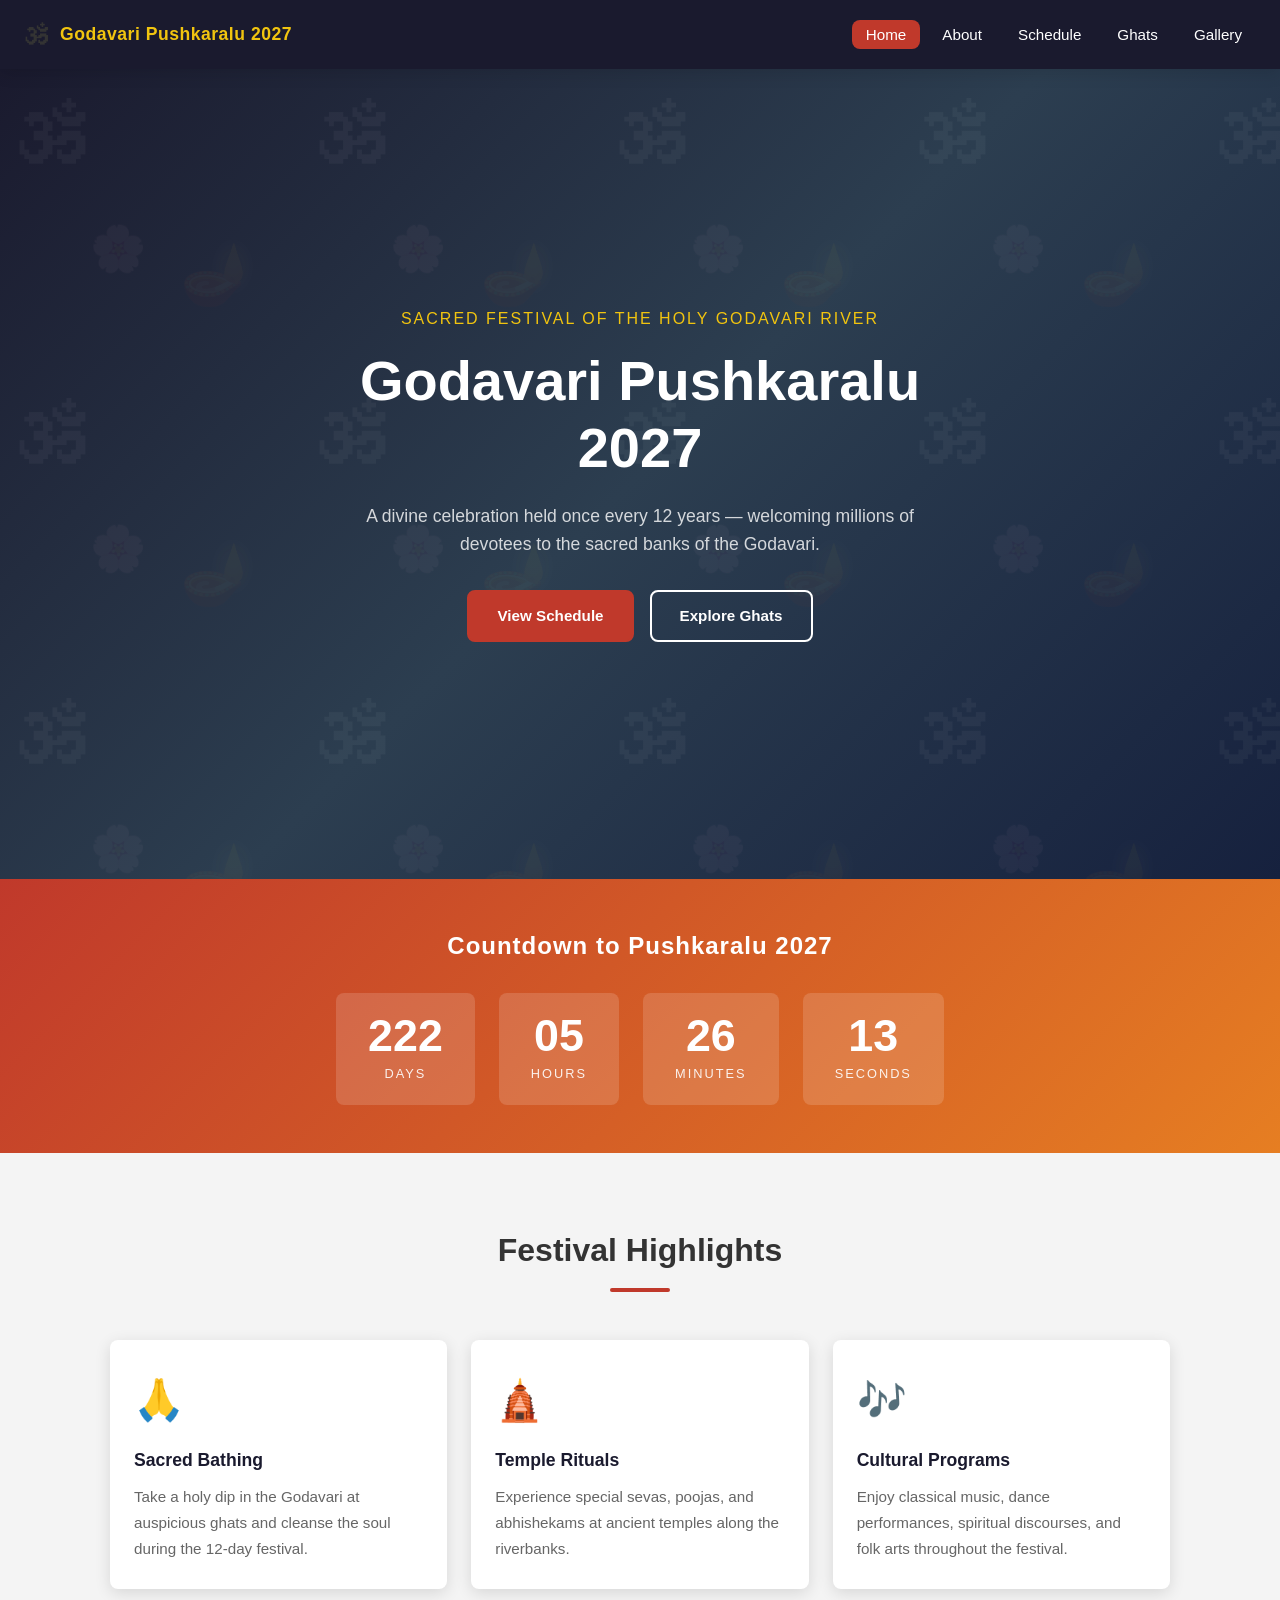
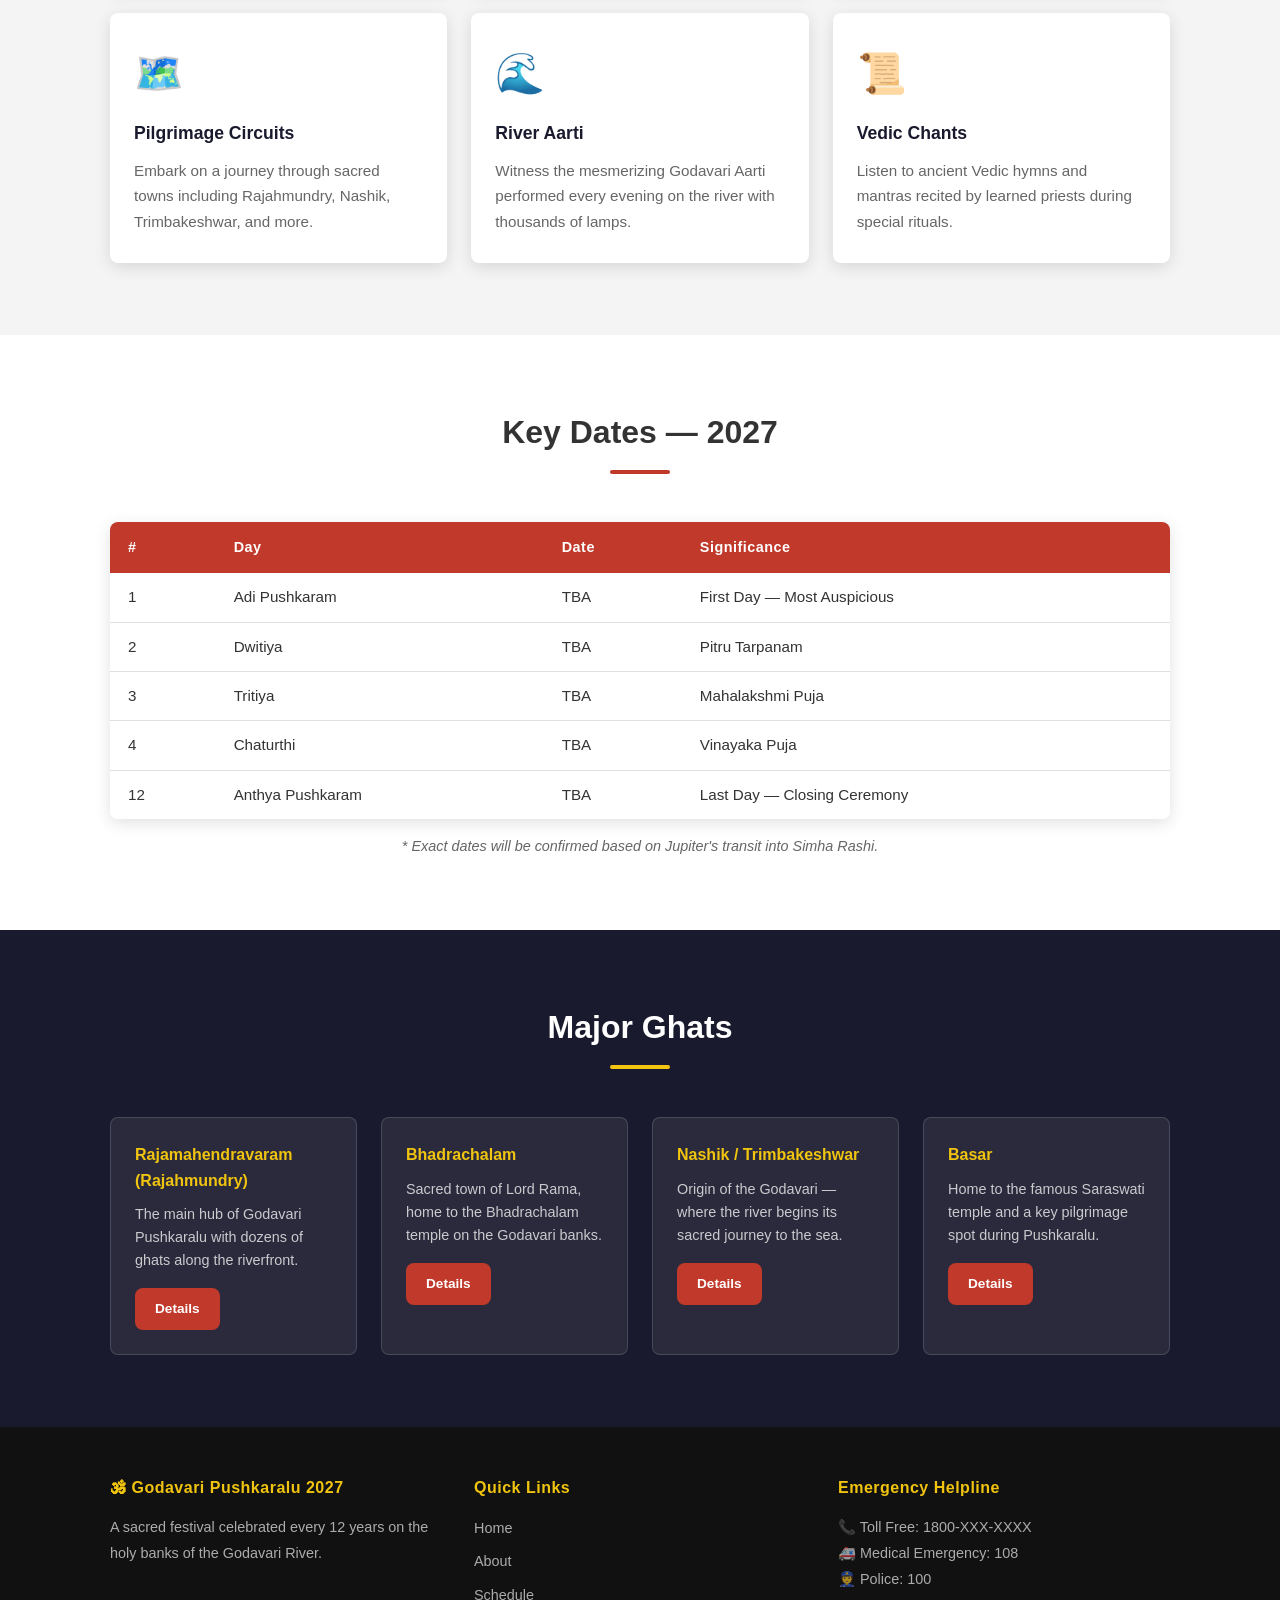
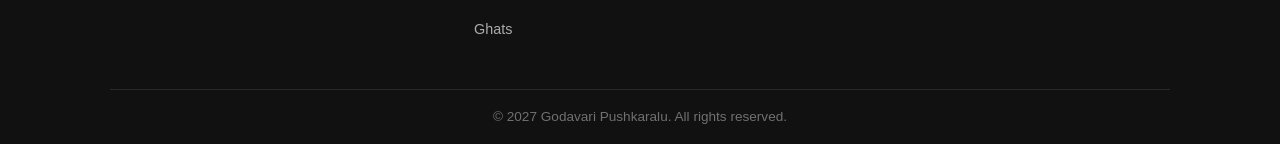
<file: index.html>
<!DOCTYPE html>
<html lang="en">
<head>
  <meta charset="UTF-8" />
  <meta name="viewport" content="width=device-width, initial-scale=1.0" />
  <title>Godavari Pushkaralu 2027</title>
  <link rel="stylesheet" href="css/style.css" />
</head>
<body>

  <!-- Navigation -->
  <nav class="navbar">
    <div class="nav-brand">
      <span class="nav-logo">🕉</span>
      <span class="nav-title">Godavari Pushkaralu 2027</span>
    </div>
    <button class="nav-toggle" id="navToggle" aria-label="Toggle navigation">&#9776;</button>
    <ul class="nav-links" id="navLinks">
      <li><a href="index.html" class="active">Home</a></li>
      <li><a href="pages/about.html">About</a></li>
      <li><a href="pages/schedule.html">Schedule</a></li>
      <li><a href="pages/ghats.html">Ghats</a></li>
      <li><a href="pages/gallery.html">Gallery</a></li>
    </ul>
  </nav>

  <!-- Hero Section -->
  <header class="hero">
    <div class="hero-overlay"></div>
    <div class="hero-content">
      <p class="hero-subtitle">Sacred Festival of the Holy Godavari River</p>
      <h1 class="hero-title">Godavari Pushkaralu 2027</h1>
      <p class="hero-desc">
        A divine celebration held once every 12 years — welcoming millions of devotees
        to the sacred banks of the Godavari.
      </p>
      <div class="hero-buttons">
        <a href="pages/schedule.html" class="btn btn-primary">View Schedule</a>
        <a href="pages/ghats.html" class="btn btn-secondary">Explore Ghats</a>
      </div>
    </div>
  </header>

  <!-- Countdown Section -->
  <section class="countdown-section">
    <h2>Countdown to Pushkaralu 2027</h2>
    <div class="countdown" id="countdown">
      <div class="countdown-item"><span id="days">--</span><label>Days</label></div>
      <div class="countdown-item"><span id="hours">--</span><label>Hours</label></div>
      <div class="countdown-item"><span id="minutes">--</span><label>Minutes</label></div>
      <div class="countdown-item"><span id="seconds">--</span><label>Seconds</label></div>
    </div>
  </section>

  <!-- Info Cards -->
  <section class="info-section">
    <div class="container">
      <h2 class="section-title">Festival Highlights</h2>
      <div class="cards-grid">
        <div class="card">
          <div class="card-icon">🙏</div>
          <h3>Sacred Bathing</h3>
          <p>Take a holy dip in the Godavari at auspicious ghats and cleanse the soul during the 12-day festival.</p>
        </div>
        <div class="card">
          <div class="card-icon">🛕</div>
          <h3>Temple Rituals</h3>
          <p>Experience special sevas, poojas, and abhishekams at ancient temples along the riverbanks.</p>
        </div>
        <div class="card">
          <div class="card-icon">🎶</div>
          <h3>Cultural Programs</h3>
          <p>Enjoy classical music, dance performances, spiritual discourses, and folk arts throughout the festival.</p>
        </div>
        <div class="card">
          <div class="card-icon">🗺️</div>
          <h3>Pilgrimage Circuits</h3>
          <p>Embark on a journey through sacred towns including Rajahmundry, Nashik, Trimbakeshwar, and more.</p>
        </div>
        <div class="card">
          <div class="card-icon">🌊</div>
          <h3>River Aarti</h3>
          <p>Witness the mesmerizing Godavari Aarti performed every evening on the river with thousands of lamps.</p>
        </div>
        <div class="card">
          <div class="card-icon">📜</div>
          <h3>Vedic Chants</h3>
          <p>Listen to ancient Vedic hymns and mantras recited by learned priests during special rituals.</p>
        </div>
      </div>
    </div>
  </section>

  <!-- Key Dates Section -->
  <section class="dates-section">
    <div class="container">
      <h2 class="section-title">Key Dates — 2027</h2>
      <div class="dates-table-wrapper">
        <table class="dates-table">
          <thead>
            <tr>
              <th>#</th>
              <th>Day</th>
              <th>Date</th>
              <th>Significance</th>
            </tr>
          </thead>
          <tbody>
            <tr>
              <td>1</td>
              <td>Adi Pushkaram</td>
              <td>TBA</td>
              <td>First Day — Most Auspicious</td>
            </tr>
            <tr>
              <td>2</td>
              <td>Dwitiya</td>
              <td>TBA</td>
              <td>Pitru Tarpanam</td>
            </tr>
            <tr>
              <td>3</td>
              <td>Tritiya</td>
              <td>TBA</td>
              <td>Mahalakshmi Puja</td>
            </tr>
            <tr>
              <td>4</td>
              <td>Chaturthi</td>
              <td>TBA</td>
              <td>Vinayaka Puja</td>
            </tr>
            <tr>
              <td>12</td>
              <td>Anthya Pushkaram</td>
              <td>TBA</td>
              <td>Last Day — Closing Ceremony</td>
            </tr>
          </tbody>
        </table>
      </div>
      <p class="dates-note">* Exact dates will be confirmed based on Jupiter's transit into Simha Rashi.</p>
    </div>
  </section>

  <!-- Ghats Preview -->
  <section class="ghats-preview">
    <div class="container">
      <h2 class="section-title">Major Ghats</h2>
      <div class="ghats-grid">
        <div class="ghat-card">
          <h3>Rajamahendravaram (Rajahmundry)</h3>
          <p>The main hub of Godavari Pushkaralu with dozens of ghats along the riverfront.</p>
          <a href="pages/ghats.html" class="btn btn-sm">Details</a>
        </div>
        <div class="ghat-card">
          <h3>Bhadrachalam</h3>
          <p>Sacred town of Lord Rama, home to the Bhadrachalam temple on the Godavari banks.</p>
          <a href="pages/ghats.html" class="btn btn-sm">Details</a>
        </div>
        <div class="ghat-card">
          <h3>Nashik / Trimbakeshwar</h3>
          <p>Origin of the Godavari — where the river begins its sacred journey to the sea.</p>
          <a href="pages/ghats.html" class="btn btn-sm">Details</a>
        </div>
        <div class="ghat-card">
          <h3>Basar</h3>
          <p>Home to the famous Saraswati temple and a key pilgrimage spot during Pushkaralu.</p>
          <a href="pages/ghats.html" class="btn btn-sm">Details</a>
        </div>
      </div>
    </div>
  </section>

  <!-- Footer -->
  <footer class="footer">
    <div class="container">
      <div class="footer-grid">
        <div class="footer-col">
          <h4>🕉 Godavari Pushkaralu 2027</h4>
          <p>A sacred festival celebrated every 12 years on the holy banks of the Godavari River.</p>
        </div>
        <div class="footer-col">
          <h4>Quick Links</h4>
          <ul>
            <li><a href="index.html">Home</a></li>
            <li><a href="pages/about.html">About</a></li>
            <li><a href="pages/schedule.html">Schedule</a></li>
            <li><a href="pages/ghats.html">Ghats</a></li>
          </ul>
        </div>
        <div class="footer-col">
          <h4>Emergency Helpline</h4>
          <p>📞 Toll Free: 1800-XXX-XXXX</p>
          <p>🚑 Medical Emergency: 108</p>
          <p>👮 Police: 100</p>
        </div>
      </div>
      <div class="footer-bottom">
        <p>&copy; 2027 Godavari Pushkaralu. All rights reserved.</p>
      </div>
    </div>
  </footer>

  <script src="js/main.js"></script>
</body>
</html>
</file>
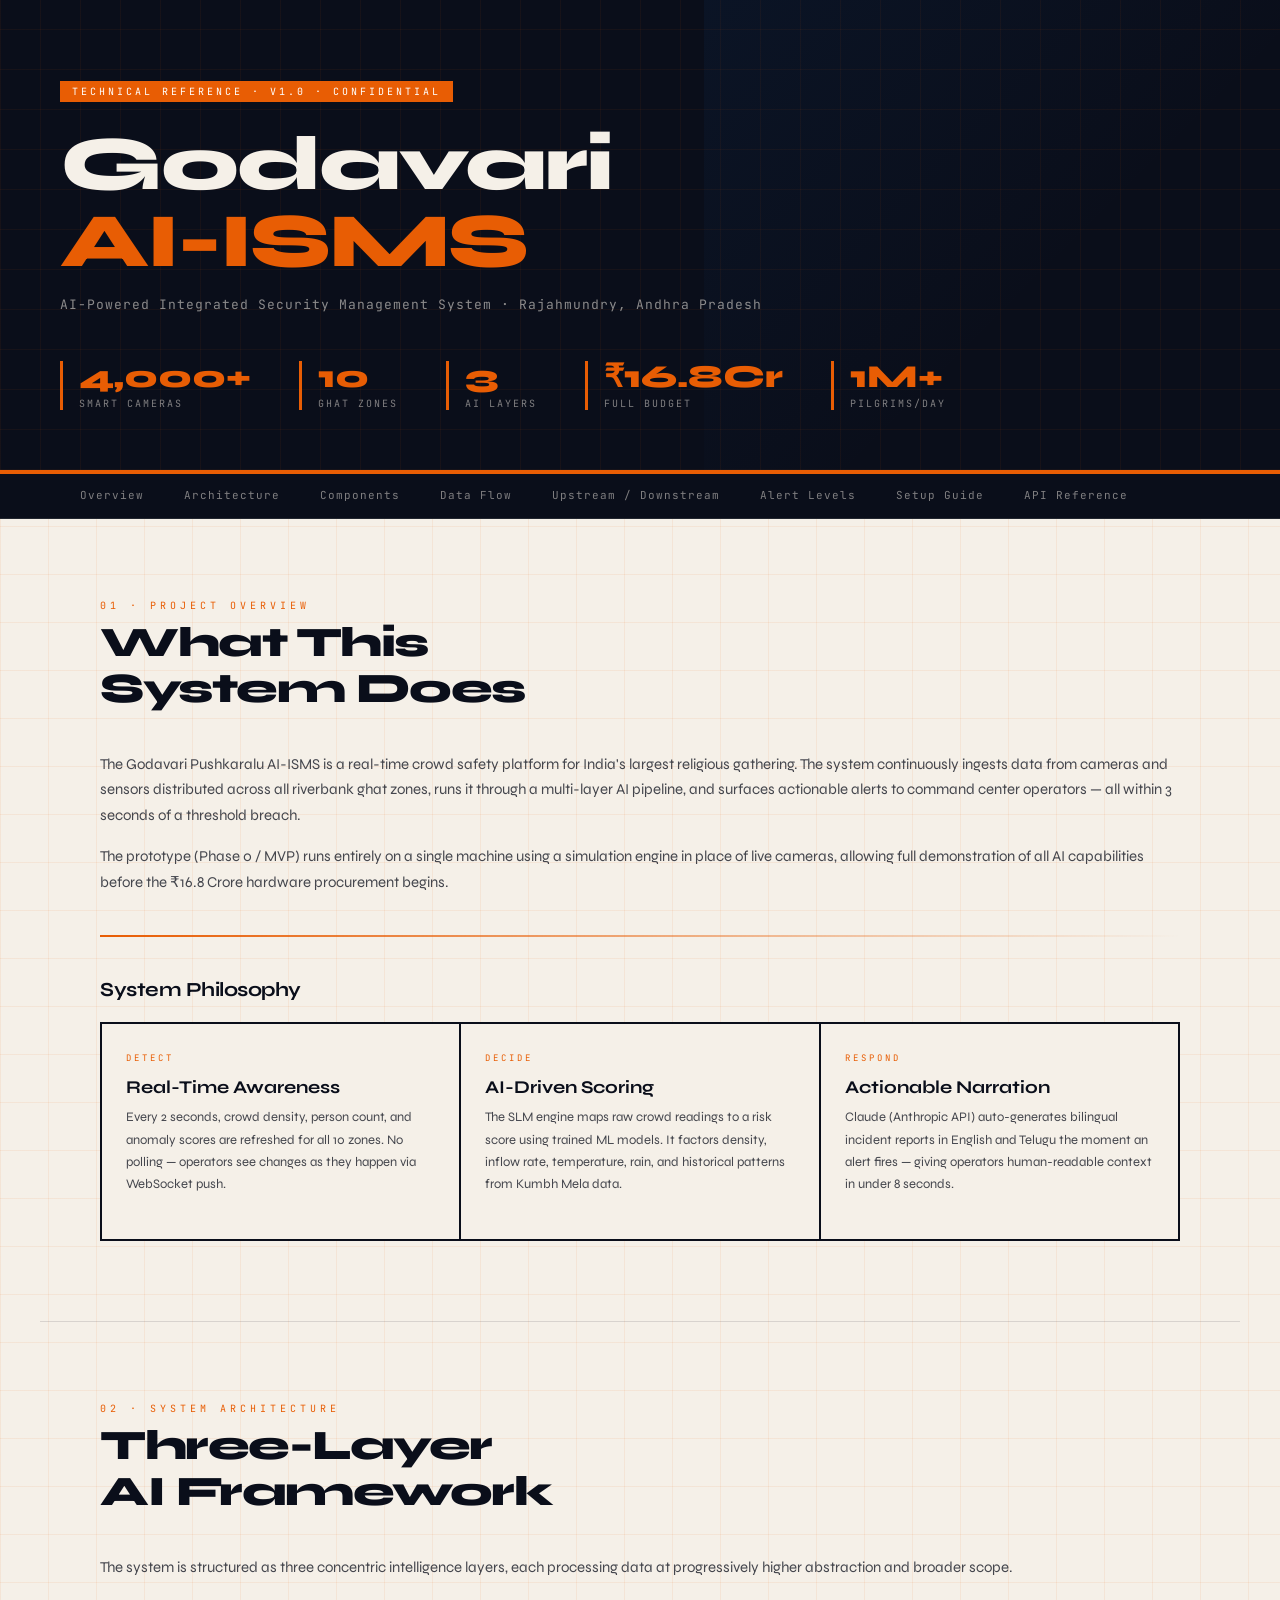
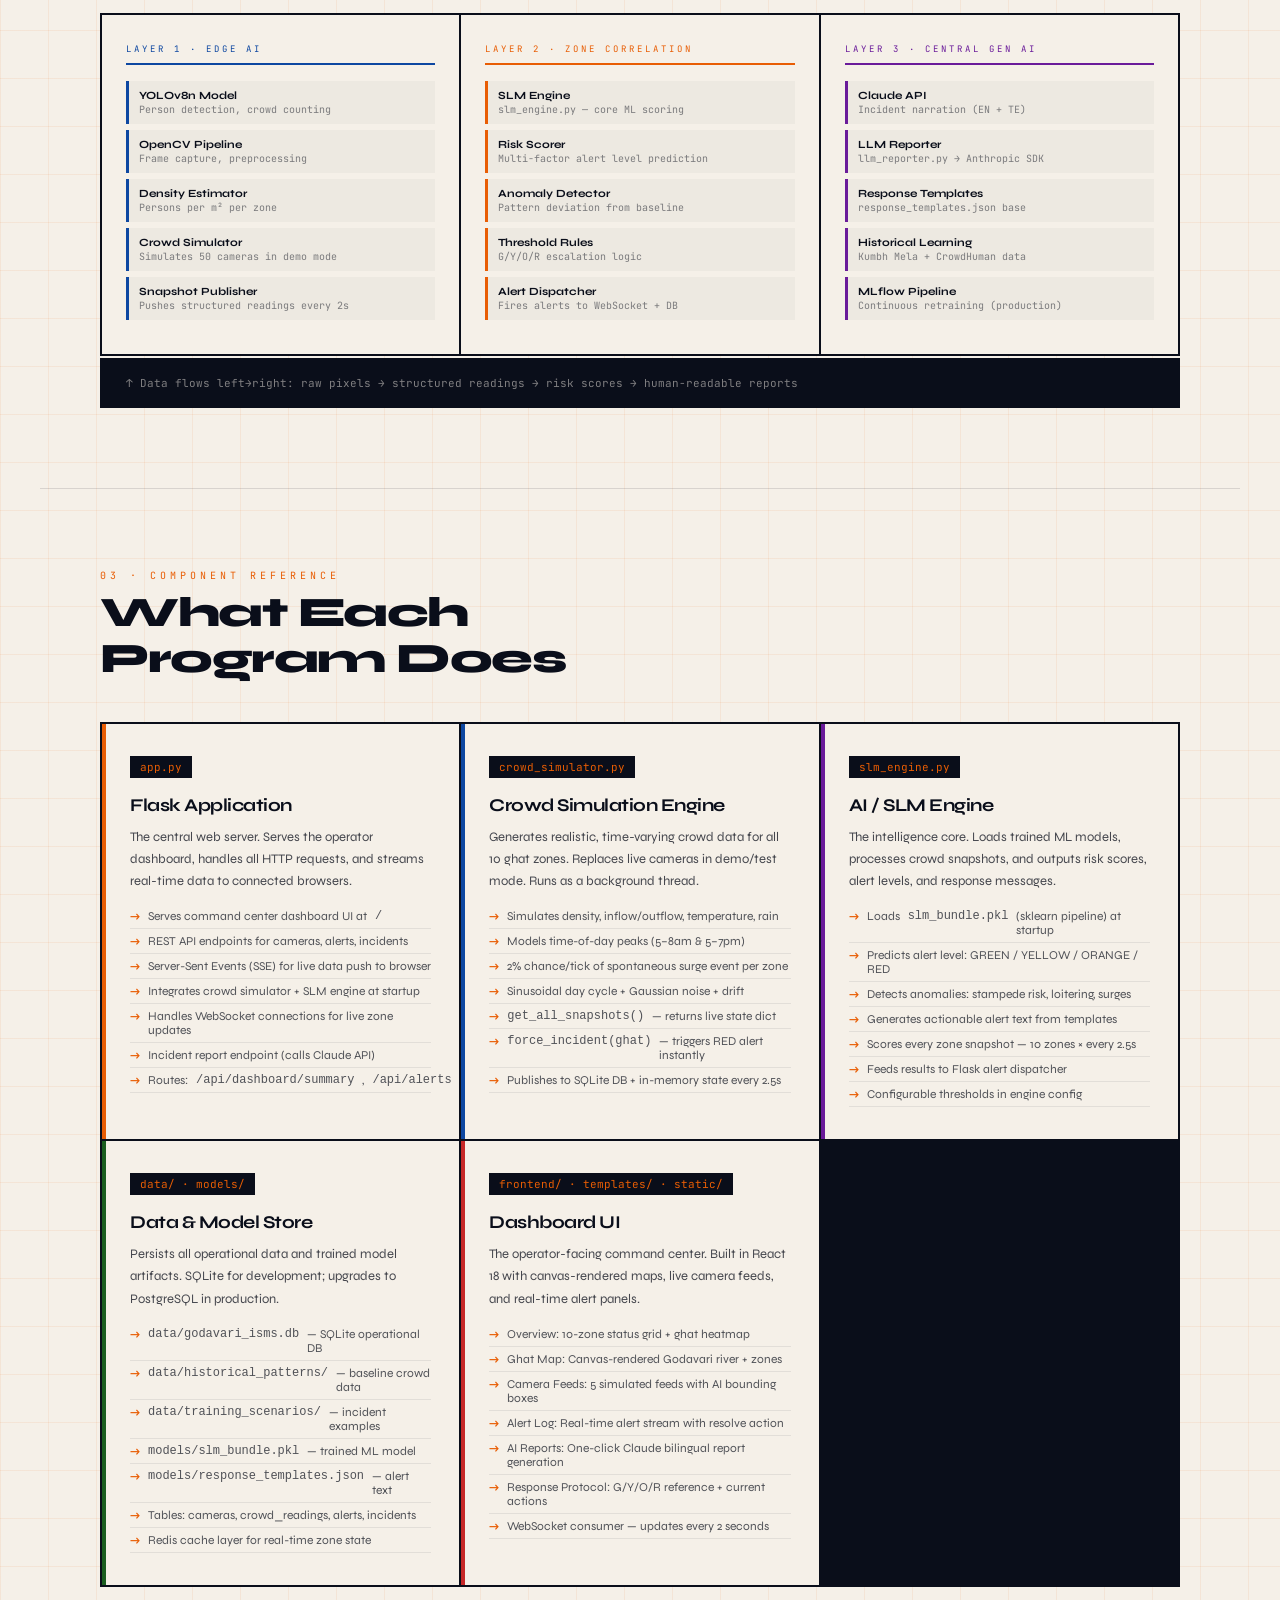
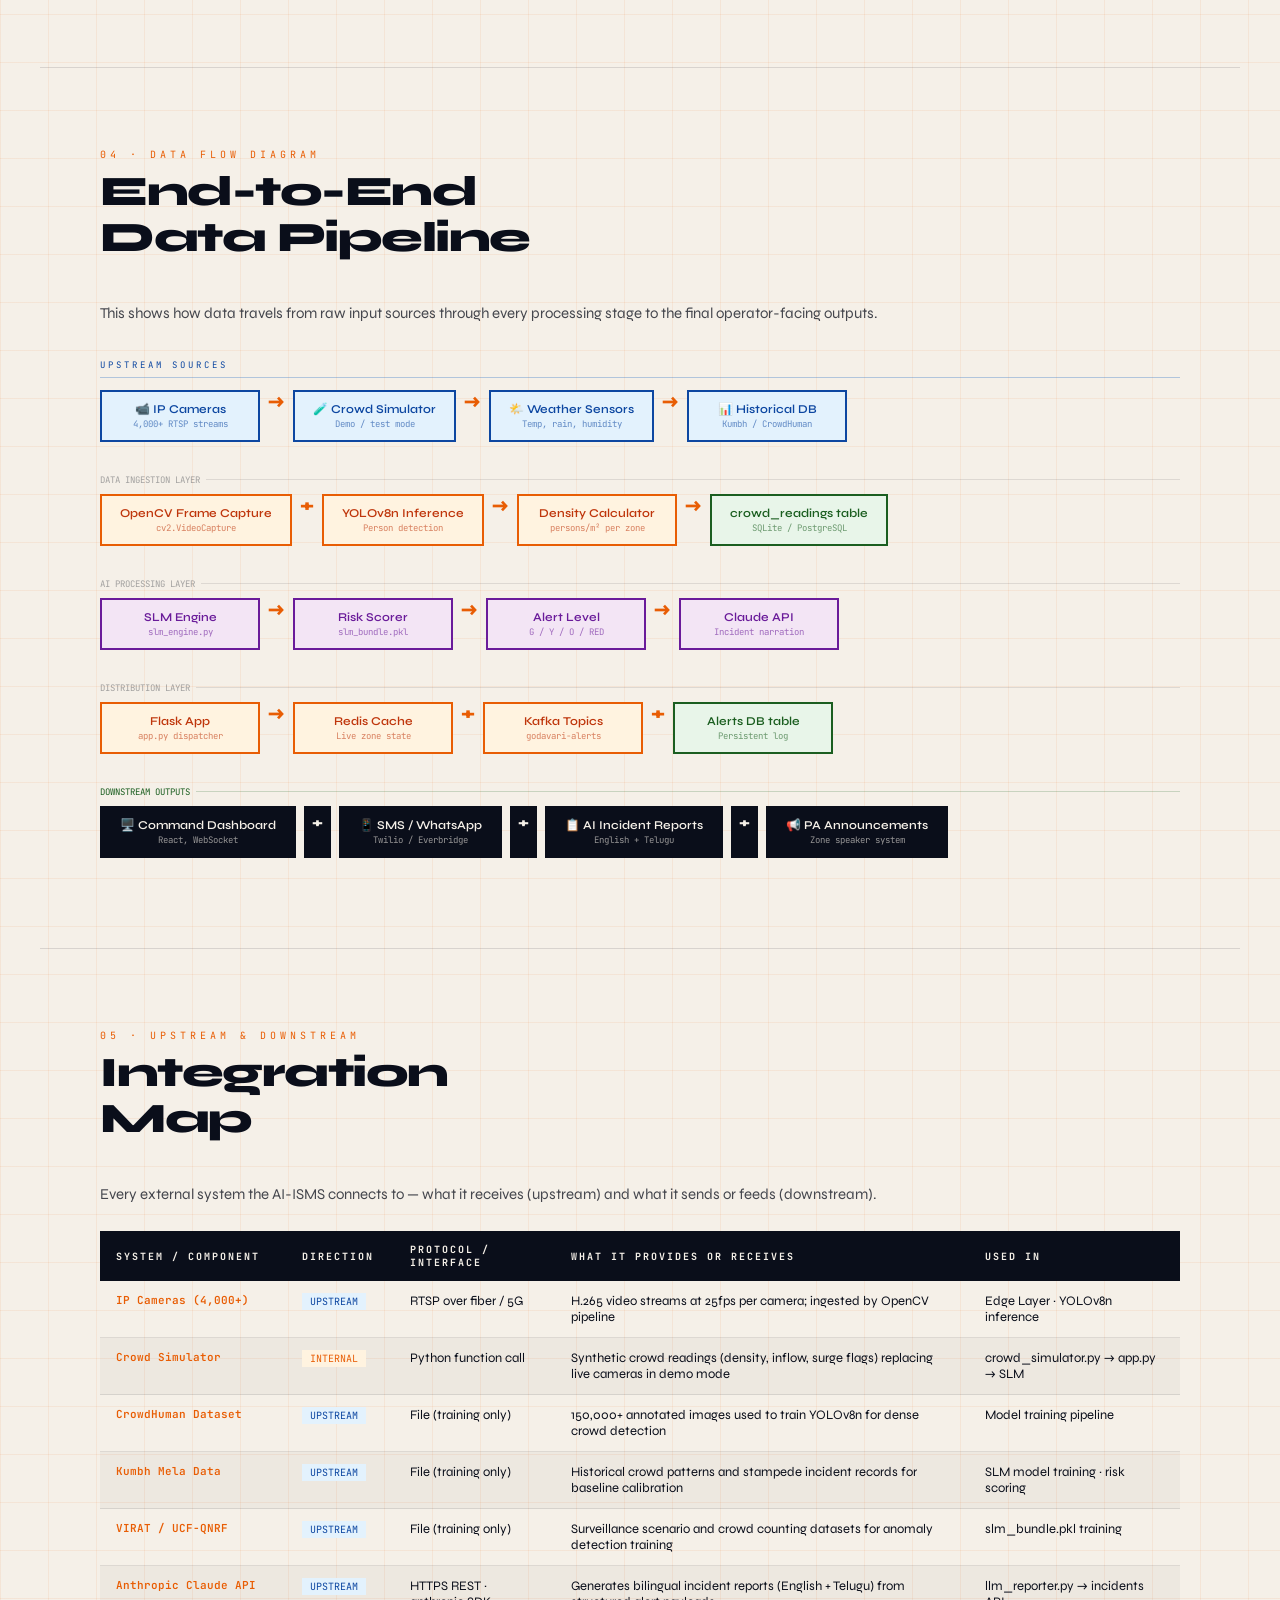
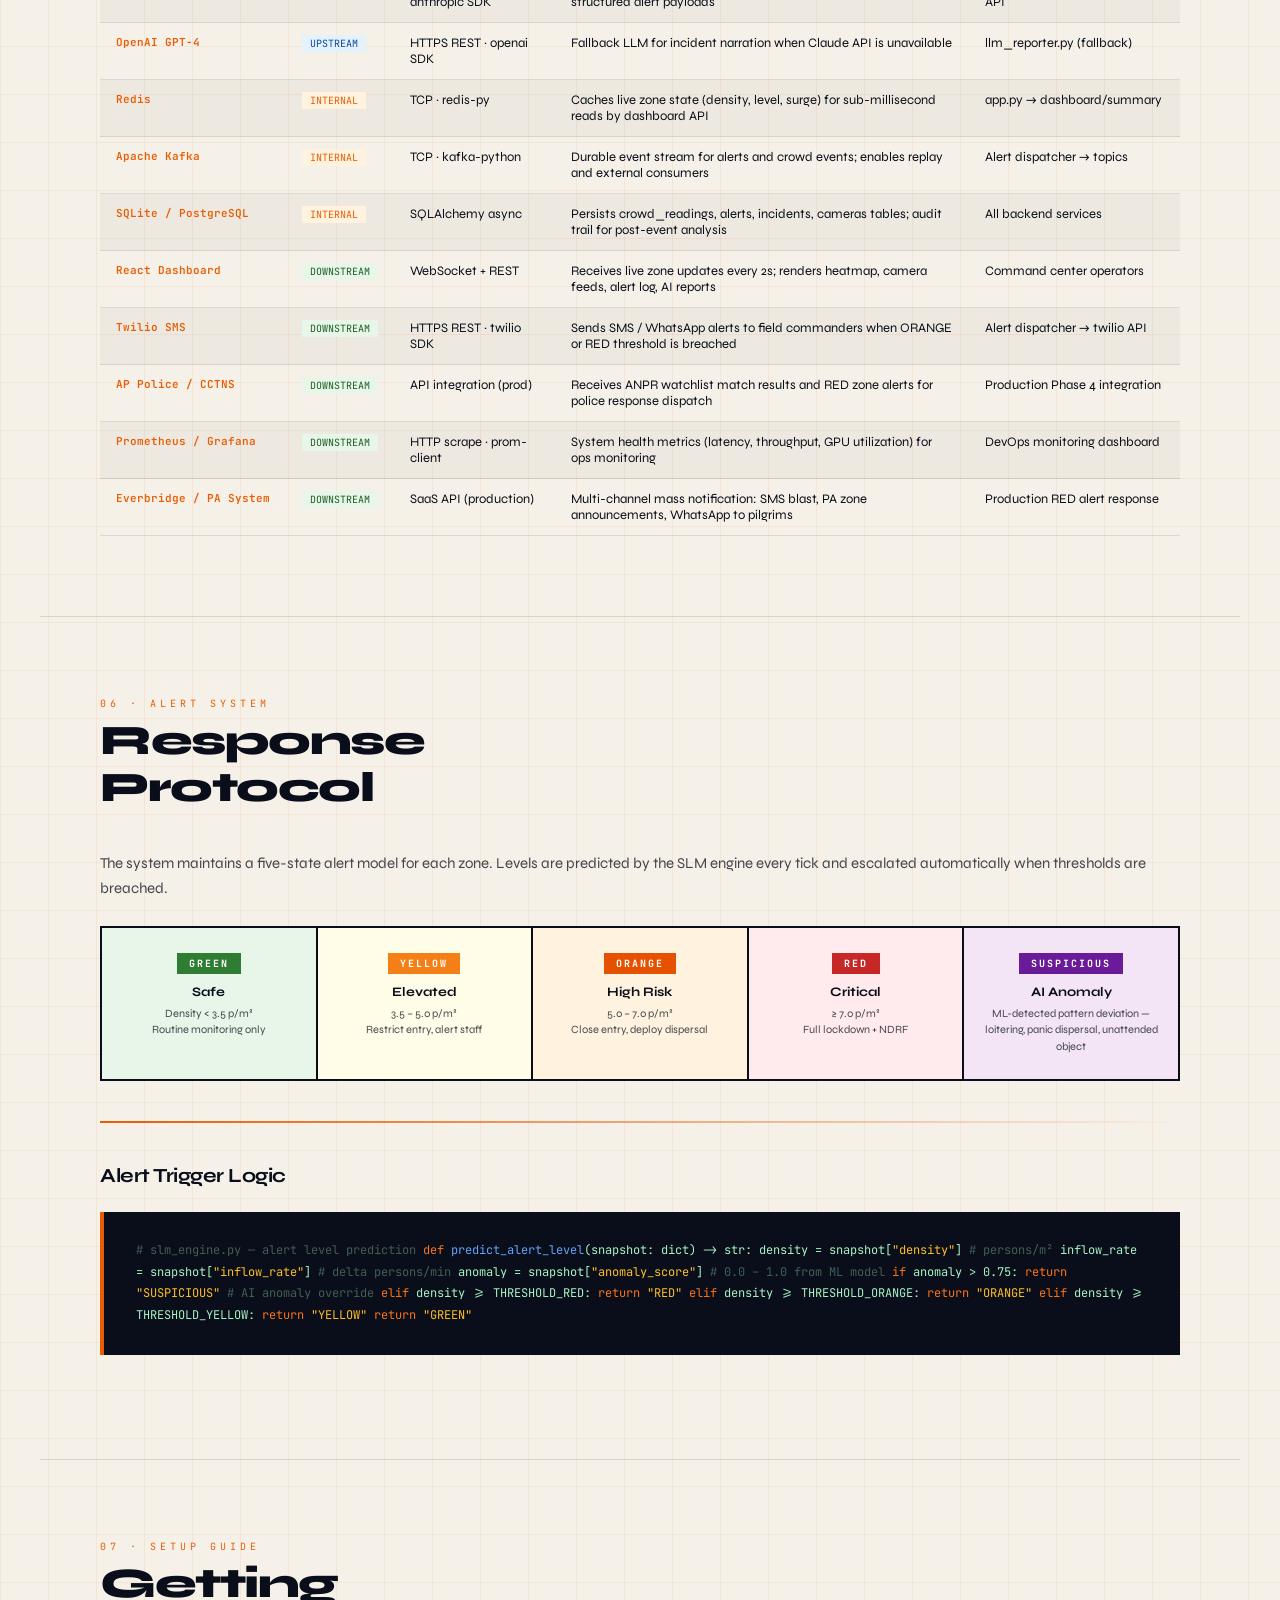
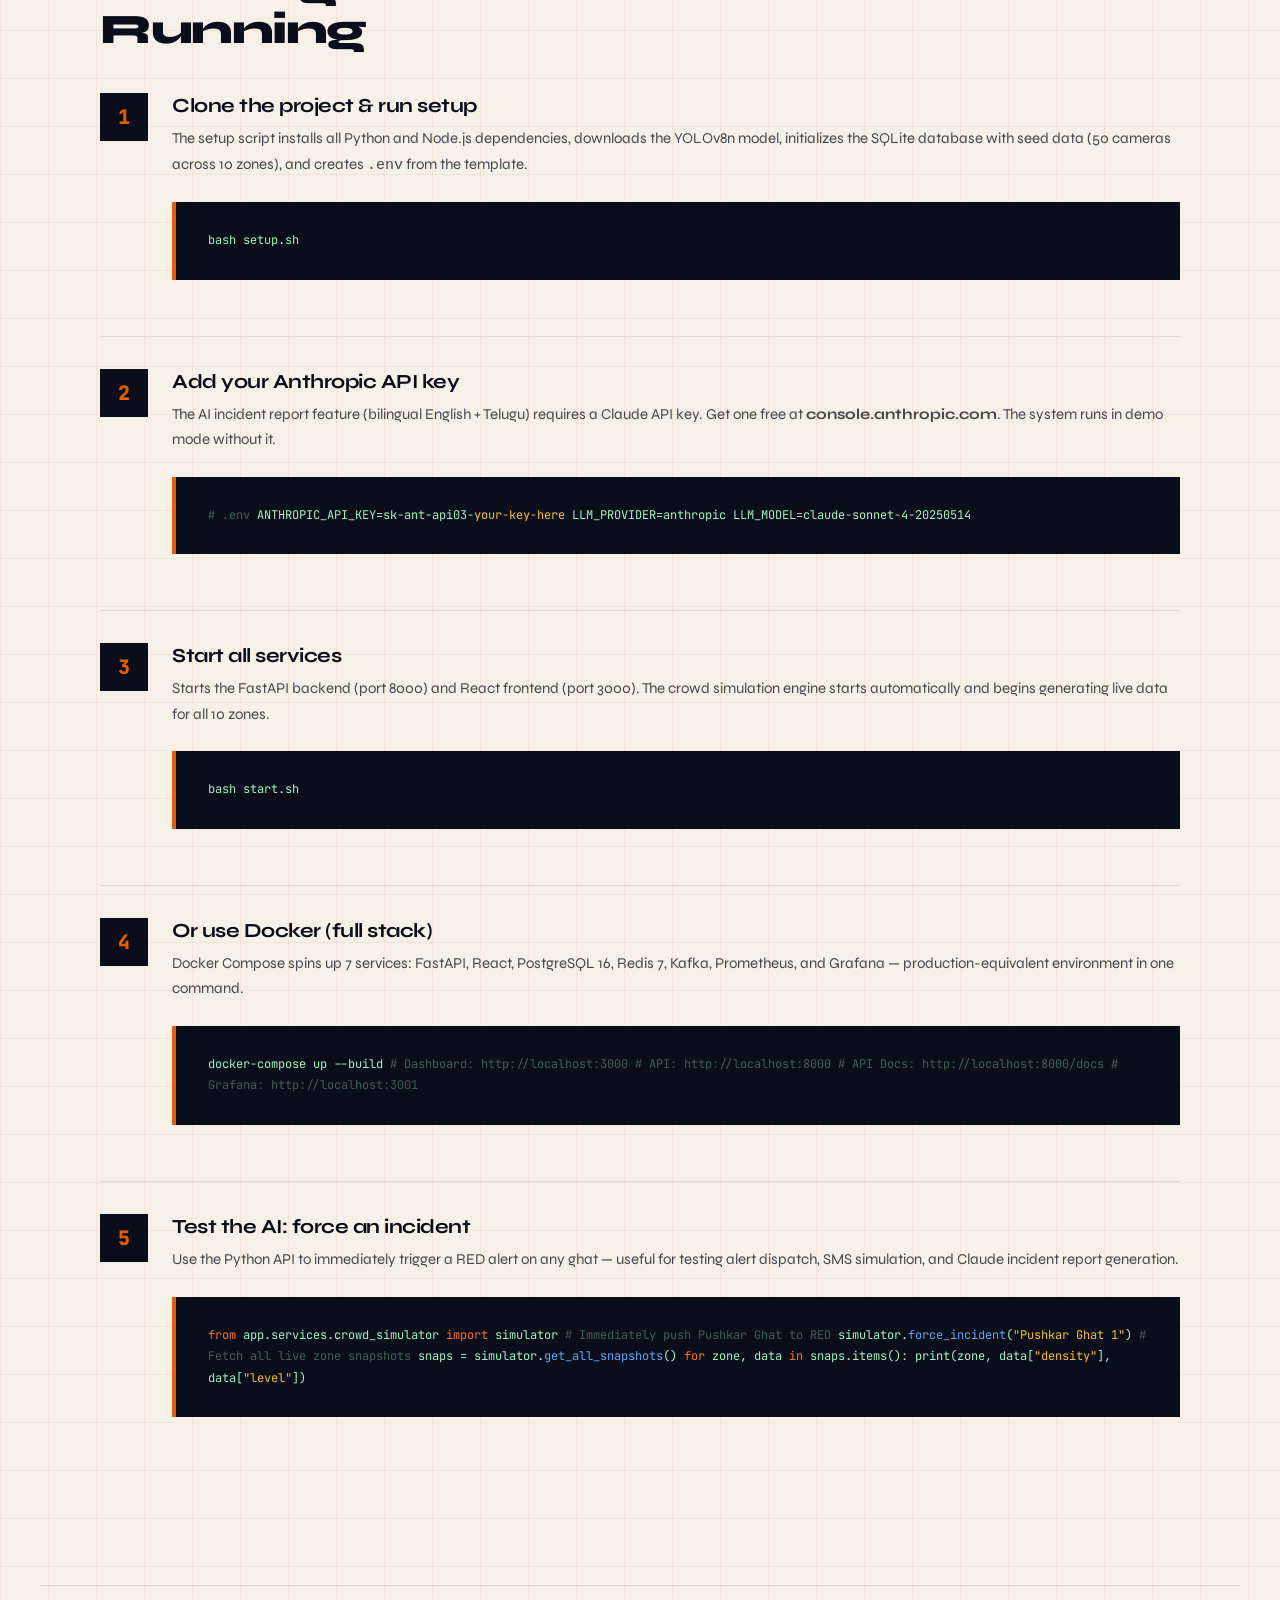
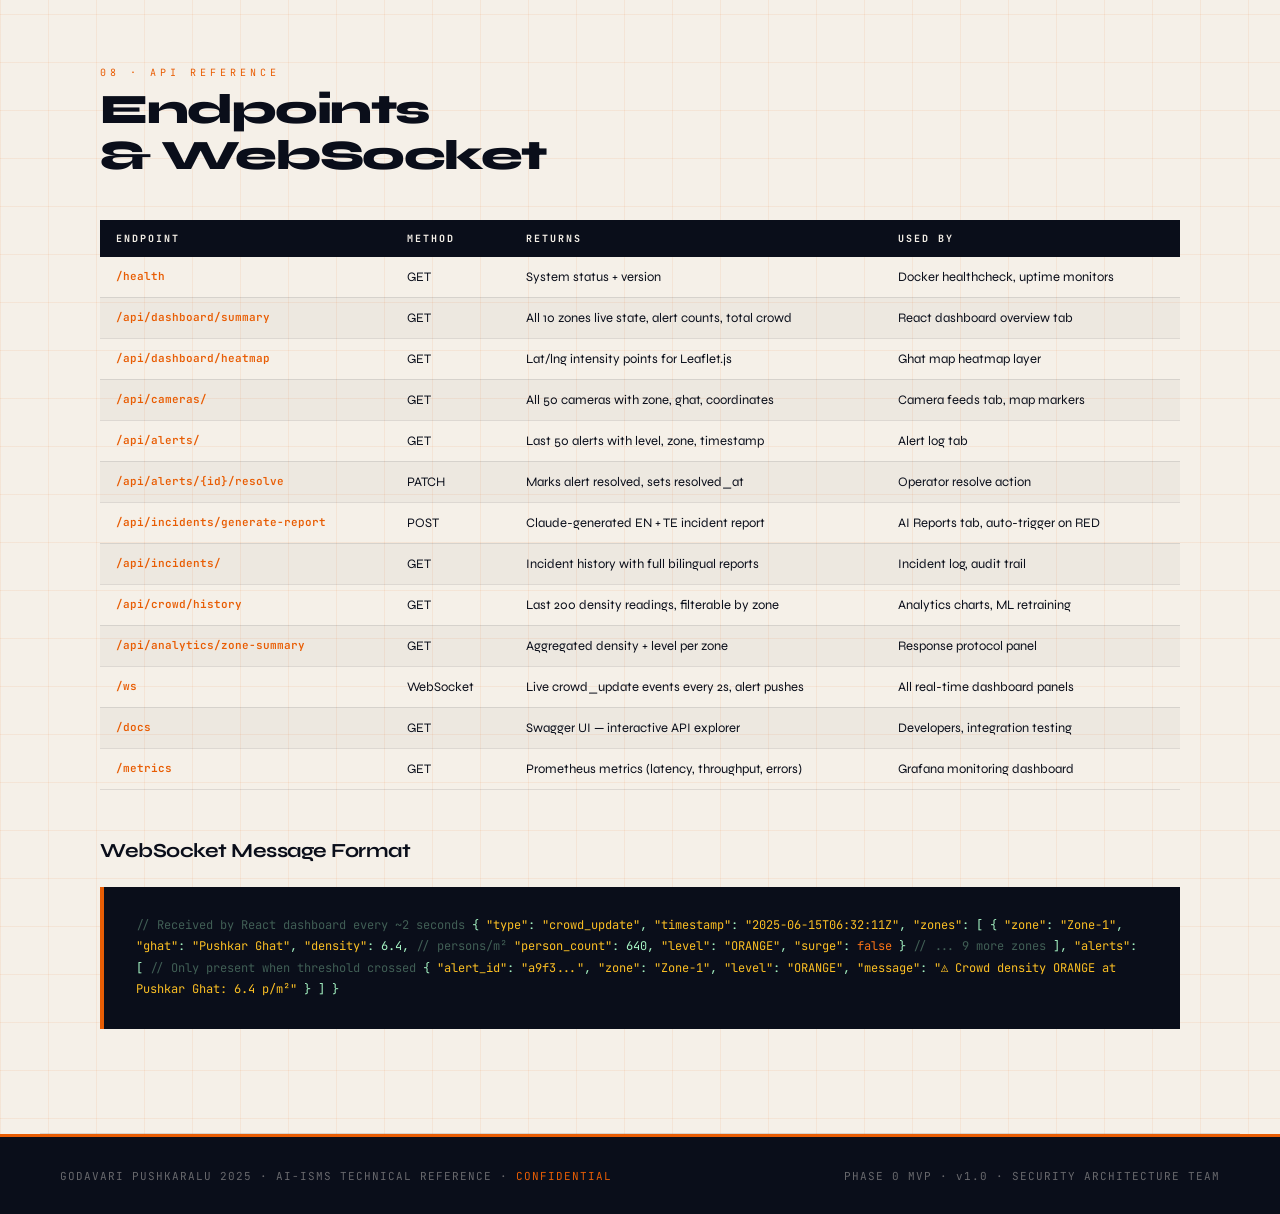
<file: Imp ReadMe/godavari-isms-guide.html>
<!DOCTYPE html>
<html lang="en">
<head>
<meta charset="UTF-8">
<meta name="viewport" content="width=device-width, initial-scale=1.0">
<title>Godavari Pushkaralu AI-ISMS — Technical Reference</title>
<style>
  @import url('https://fonts.googleapis.com/css2?family=Syne:wght@400;600;700;800&family=JetBrains+Mono:wght@300;400;600&display=swap');

  :root {
    --ink: #0a0e1a;
    --paper: #f5f0e8;
    --orange: #e85d04;
    --orange-light: #ffd6b8;
    --blue: #0d47a1;
    --blue-mid: #1565c0;
    --green: #1b5e20;
    --yellow: #f57f17;
    --red: #b71c1c;
    --river: #1565c0;
    --grid: rgba(232,93,4,0.08);
    --mono: 'JetBrains Mono', monospace;
    --sans: 'Syne', sans-serif;
  }

  *, *::before, *::after { box-sizing: border-box; margin: 0; padding: 0; }

  html { scroll-behavior: smooth; }

  body {
    background: var(--paper);
    color: var(--ink);
    font-family: var(--sans);
    overflow-x: hidden;
    background-image:
      repeating-linear-gradient(0deg, var(--grid) 0, var(--grid) 1px, transparent 1px, transparent 48px),
      repeating-linear-gradient(90deg, var(--grid) 0, var(--grid) 1px, transparent 1px, transparent 48px);
  }

  /* HERO */
  .hero {
    position: relative;
    background: var(--ink);
    color: var(--paper);
    padding: 80px 60px 60px;
    overflow: hidden;
    border-bottom: 4px solid var(--orange);
  }
  .hero::before {
    content: '';
    position: absolute;
    inset: 0;
    background-image:
      repeating-linear-gradient(0deg, rgba(232,93,4,0.06) 0, rgba(232,93,4,0.06) 1px, transparent 1px, transparent 40px),
      repeating-linear-gradient(90deg, rgba(232,93,4,0.06) 0, rgba(232,93,4,0.06) 1px, transparent 1px, transparent 40px);
  }
  .hero-badge {
    display: inline-block;
    background: var(--orange);
    color: #fff;
    font-family: var(--mono);
    font-size: 10px;
    letter-spacing: 3px;
    text-transform: uppercase;
    padding: 4px 12px;
    margin-bottom: 24px;
  }
  .hero h1 {
    font-size: clamp(36px, 6vw, 80px);
    font-weight: 800;
    line-height: 1.0;
    letter-spacing: -2px;
    position: relative;
    z-index: 1;
  }
  .hero h1 span { color: var(--orange); }
  .hero-sub {
    font-family: var(--mono);
    font-size: 13px;
    color: rgba(245,240,232,0.55);
    margin-top: 16px;
    letter-spacing: 1px;
    position: relative;
    z-index: 1;
  }
  .hero-stats {
    display: flex;
    gap: 48px;
    margin-top: 48px;
    position: relative;
    z-index: 1;
  }
  .stat-item { border-left: 3px solid var(--orange); padding-left: 16px; }
  .stat-num { font-size: 32px; font-weight: 800; color: var(--orange); line-height: 1; }
  .stat-label { font-family: var(--mono); font-size: 10px; color: rgba(245,240,232,0.5); letter-spacing: 2px; margin-top: 4px; text-transform: uppercase; }
  .hero-river {
    position: absolute;
    bottom: 0; right: 0;
    width: 45%;
    height: 100%;
    opacity: 0.07;
    background: linear-gradient(135deg, var(--river) 0%, transparent 60%);
  }

  /* NAV */
  .toc {
    background: var(--ink);
    padding: 0 60px;
    display: flex;
    gap: 0;
    border-bottom: 1px solid rgba(245,240,232,0.1);
    position: sticky;
    top: 0;
    z-index: 100;
    overflow-x: auto;
  }
  .toc a {
    display: block;
    color: rgba(245,240,232,0.5);
    text-decoration: none;
    font-family: var(--mono);
    font-size: 11px;
    letter-spacing: 1px;
    padding: 14px 20px;
    border-bottom: 2px solid transparent;
    white-space: nowrap;
    transition: all 0.2s;
  }
  .toc a:hover { color: var(--orange); border-bottom-color: var(--orange); }

  /* SECTIONS */
  .section {
    max-width: 1200px;
    margin: 0 auto;
    padding: 80px 60px;
    border-bottom: 1px solid rgba(10,14,26,0.12);
  }
  .section-label {
    font-family: var(--mono);
    font-size: 10px;
    letter-spacing: 4px;
    text-transform: uppercase;
    color: var(--orange);
    margin-bottom: 8px;
  }
  .section h2 {
    font-size: 42px;
    font-weight: 800;
    letter-spacing: -1.5px;
    line-height: 1.1;
    margin-bottom: 40px;
  }
  .section h3 {
    font-size: 20px;
    font-weight: 700;
    margin-bottom: 16px;
    letter-spacing: -0.5px;
  }
  p { line-height: 1.7; color: rgba(10,14,26,0.75); font-size: 15px; margin-bottom: 16px; }

  /* FLOW DIAGRAM */
  .flow-wrap { overflow-x: auto; padding-bottom: 10px; }
  .flow {
    display: flex;
    align-items: stretch;
    gap: 0;
    min-width: 900px;
  }
  .flow-col {
    flex: 1;
    display: flex;
    flex-direction: column;
    gap: 8px;
  }
  .flow-col-title {
    font-family: var(--mono);
    font-size: 9px;
    letter-spacing: 3px;
    text-transform: uppercase;
    color: var(--orange);
    text-align: center;
    padding: 8px;
    background: rgba(232,93,4,0.06);
    border: 1px solid rgba(232,93,4,0.2);
    margin-bottom: 8px;
  }
  .flow-node {
    border: 2px solid var(--ink);
    padding: 12px 14px;
    position: relative;
    font-size: 12px;
    font-weight: 600;
    line-height: 1.4;
    background: var(--paper);
    transition: all 0.2s;
    cursor: default;
  }
  .flow-node:hover { background: var(--ink); color: var(--paper); transform: translateY(-2px); box-shadow: 4px 4px 0 var(--orange); }
  .flow-node.source { border-color: var(--blue); background: #e3f2fd; }
  .flow-node.source:hover { background: var(--blue); color: #fff; box-shadow: 4px 4px 0 var(--blue); }
  .flow-node.process { border-color: var(--orange); background: #fff3e0; }
  .flow-node.process:hover { background: var(--orange); color: #fff; }
  .flow-node.output { border-color: var(--green); background: #e8f5e9; }
  .flow-node.output:hover { background: var(--green); color: #fff; box-shadow: 4px 4px 0 var(--green); }
  .flow-node.ai { border-color: #6a1b9a; background: #f3e5f5; }
  .flow-node.ai:hover { background: #6a1b9a; color: #fff; box-shadow: 4px 4px 0 #6a1b9a; }
  .flow-node .node-tag {
    font-family: var(--mono);
    font-size: 8px;
    letter-spacing: 1.5px;
    text-transform: uppercase;
    opacity: 0.6;
    display: block;
    margin-bottom: 4px;
  }

  .flow-arrow {
    display: flex;
    align-items: center;
    justify-content: center;
    padding: 0 8px;
    font-size: 22px;
    color: var(--orange);
    font-weight: 800;
    flex-shrink: 0;
    padding-top: 48px;
  }

  /* ARCHITECTURE DIAGRAM */
  .arch {
    display: grid;
    grid-template-columns: 1fr 1fr 1fr;
    gap: 2px;
    background: var(--ink);
    border: 2px solid var(--ink);
    overflow: hidden;
  }
  .arch-layer {
    background: var(--paper);
    padding: 28px 24px;
  }
  .arch-layer-title {
    font-family: var(--mono);
    font-size: 9px;
    letter-spacing: 3px;
    text-transform: uppercase;
    margin-bottom: 16px;
    padding-bottom: 8px;
    border-bottom: 2px solid;
  }
  .arch-layer.layer-1 .arch-layer-title { color: var(--blue); border-color: var(--blue); }
  .arch-layer.layer-2 .arch-layer-title { color: var(--orange); border-color: var(--orange); }
  .arch-layer.layer-3 .arch-layer-title { color: #6a1b9a; border-color: #6a1b9a; }
  .arch-item {
    font-size: 12px;
    padding: 8px 10px;
    margin-bottom: 6px;
    border-left: 3px solid;
    background: rgba(10,14,26,0.03);
  }
  .arch-item strong { display: block; font-weight: 700; font-size: 11px; }
  .arch-item span { font-family: var(--mono); font-size: 10px; color: rgba(10,14,26,0.5); }
  .layer-1 .arch-item { border-color: var(--blue); }
  .layer-2 .arch-item { border-color: var(--orange); }
  .layer-3 .arch-item { border-color: #6a1b9a; }

  /* COMPONENT CARDS */
  .comp-grid {
    display: grid;
    grid-template-columns: repeat(auto-fill, minmax(320px, 1fr));
    gap: 2px;
    background: var(--ink);
    border: 2px solid var(--ink);
    margin-top: 32px;
  }
  .comp-card {
    background: var(--paper);
    padding: 32px 28px;
    position: relative;
    overflow: hidden;
  }
  .comp-card::before {
    content: '';
    position: absolute;
    top: 0; left: 0;
    width: 4px;
    height: 100%;
  }
  .comp-card.flask::before { background: var(--orange); }
  .comp-card.simulator::before { background: var(--blue); }
  .comp-card.ai::before { background: #6a1b9a; }
  .comp-card.data::before { background: var(--green); }
  .comp-card.ui::before { background: #c62828; }
  .comp-file {
    font-family: var(--mono);
    font-size: 11px;
    background: var(--ink);
    color: var(--orange);
    padding: 4px 10px;
    display: inline-block;
    margin-bottom: 16px;
  }
  .comp-card h3 { font-size: 18px; margin-bottom: 10px; }
  .comp-card p { font-size: 13px; margin-bottom: 12px; }
  .feat-list { list-style: none; margin: 0; }
  .feat-list li {
    font-size: 12px;
    padding: 5px 0;
    border-bottom: 1px solid rgba(10,14,26,0.08);
    display: flex;
    gap: 8px;
    color: rgba(10,14,26,0.7);
  }
  .feat-list li::before { content: '→'; color: var(--orange); font-weight: 700; flex-shrink: 0; }

  /* DATA FLOW FULL */
  .dataflow {
    position: relative;
    padding: 40px 0;
  }
  .df-row {
    display: flex;
    align-items: center;
    gap: 12px;
    margin-bottom: 16px;
    position: relative;
  }
  .df-box {
    border: 2px solid var(--ink);
    padding: 10px 18px;
    font-size: 12px;
    font-weight: 600;
    white-space: nowrap;
    position: relative;
    min-width: 160px;
    text-align: center;
  }
  .df-box.src { background: #e3f2fd; border-color: var(--blue); color: var(--blue); }
  .df-box.proc { background: #fff3e0; border-color: var(--orange); color: #bf360c; }
  .df-box.store { background: #e8f5e9; border-color: var(--green); color: var(--green); }
  .df-box.ai { background: #f3e5f5; border-color: #6a1b9a; color: #6a1b9a; }
  .df-box.out { background: var(--ink); border-color: var(--ink); color: var(--paper); }
  .df-arrow { font-size: 18px; color: var(--orange); font-weight: 800; flex-shrink: 0; }
  .df-label {
    font-family: var(--mono);
    font-size: 9px;
    letter-spacing: 2px;
    text-transform: uppercase;
    color: rgba(10,14,26,0.4);
    white-space: nowrap;
  }
  .df-sub {
    font-family: var(--mono);
    font-size: 9px;
    opacity: 0.6;
    display: block;
    margin-top: 2px;
    font-weight: 400;
  }

  /* ALERT LEVELS */
  .alert-grid {
    display: grid;
    grid-template-columns: repeat(5, 1fr);
    gap: 2px;
    background: var(--ink);
    border: 2px solid var(--ink);
    margin-top: 24px;
  }
  .alert-cell {
    padding: 24px 16px;
    text-align: center;
  }
  .alert-cell.g { background: #e8f5e9; }
  .alert-cell.y { background: #fffde7; }
  .alert-cell.o { background: #fff3e0; }
  .alert-cell.r { background: #ffebee; }
  .alert-cell.s { background: #f3e5f5; }
  .alert-badge {
    display: inline-block;
    padding: 4px 12px;
    font-family: var(--mono);
    font-size: 10px;
    font-weight: 700;
    letter-spacing: 2px;
    margin-bottom: 10px;
    color: #fff;
  }
  .badge-g { background: #2e7d32; }
  .badge-y { background: #f57f17; }
  .badge-o { background: #e65100; }
  .badge-r { background: #c62828; }
  .badge-s { background: #6a1b9a; }
  .alert-cell p { font-size: 11px; margin: 0; line-height: 1.5; }
  .alert-cell strong { display: block; font-size: 13px; margin-bottom: 6px; }

  /* CODE BLOCK */
  .code-block {
    background: var(--ink);
    color: #a5f3c3;
    font-family: var(--mono);
    font-size: 12px;
    line-height: 1.8;
    padding: 28px 32px;
    margin: 24px 0;
    border-left: 4px solid var(--orange);
    overflow-x: auto;
  }
  .code-block .comment { color: rgba(165,243,195,0.35); }
  .code-block .keyword { color: #f97316; }
  .code-block .string { color: #fbbf24; }
  .code-block .fn { color: #60a5fa; }

  /* UPSTREAM / DOWNSTREAM TABLE */
  .stream-table { width: 100%; border-collapse: collapse; margin-top: 24px; }
  .stream-table th {
    background: var(--ink);
    color: var(--paper);
    font-family: var(--mono);
    font-size: 10px;
    letter-spacing: 2px;
    text-transform: uppercase;
    padding: 12px 16px;
    text-align: left;
  }
  .stream-table td {
    padding: 12px 16px;
    font-size: 13px;
    border-bottom: 1px solid rgba(10,14,26,0.1);
    vertical-align: top;
  }
  .stream-table tr:nth-child(even) td { background: rgba(10,14,26,0.03); }
  .stream-table td:first-child {
    font-family: var(--mono);
    font-size: 11px;
    font-weight: 600;
    color: var(--orange);
    white-space: nowrap;
  }
  .tag-up { background: #e3f2fd; color: var(--blue); padding: 2px 8px; font-size: 10px; font-family: var(--mono); }
  .tag-down { background: #e8f5e9; color: var(--green); padding: 2px 8px; font-size: 10px; font-family: var(--mono); }
  .tag-internal { background: #fff3e0; color: var(--orange); padding: 2px 8px; font-size: 10px; font-family: var(--mono); }

  /* SETUP STEPS */
  .steps { counter-reset: step; }
  .step {
    display: flex;
    gap: 24px;
    margin-bottom: 32px;
    counter-increment: step;
    padding-bottom: 32px;
    border-bottom: 1px solid rgba(10,14,26,0.1);
  }
  .step:last-child { border-bottom: none; }
  .step-num {
    flex-shrink: 0;
    width: 48px;
    height: 48px;
    background: var(--ink);
    color: var(--orange);
    font-size: 20px;
    font-weight: 800;
    display: flex;
    align-items: center;
    justify-content: center;
    font-family: var(--mono);
  }
  .step-content h3 { margin-bottom: 8px; }

  /* FOOTER */
  footer {
    background: var(--ink);
    color: rgba(245,240,232,0.4);
    font-family: var(--mono);
    font-size: 11px;
    padding: 32px 60px;
    display: flex;
    justify-content: space-between;
    align-items: center;
    letter-spacing: 1px;
    border-top: 3px solid var(--orange);
  }
  footer span { color: var(--orange); }

  /* ANIMATIONS */
  @keyframes fadeUp {
    from { opacity: 0; transform: translateY(20px); }
    to { opacity: 1; transform: translateY(0); }
  }
  .section { animation: fadeUp 0.5s ease both; }

  /* INLINE PILL */
  .pill {
    display: inline-block;
    font-family: var(--mono);
    font-size: 10px;
    padding: 2px 8px;
    border: 1px solid currentColor;
    margin: 0 2px;
    vertical-align: middle;
  }

  .divider { height: 2px; background: linear-gradient(90deg, var(--orange), transparent); margin: 40px 0; }

  /* Responsive */
  @media (max-width: 768px) {
    .hero, .section, .toc { padding-left: 24px; padding-right: 24px; }
    .hero-stats { flex-wrap: wrap; gap: 24px; }
    .arch { grid-template-columns: 1fr; }
    .alert-grid { grid-template-columns: 1fr 1fr; }
    .comp-grid { grid-template-columns: 1fr; }
  }
</style>
</head>
<body>

<!-- HERO -->
<div class="hero">
  <div class="hero-river"></div>
  <div class="hero-badge">Technical Reference · v1.0 · Confidential</div>
  <h1>Godavari<br><span>AI-ISMS</span></h1>
  <div class="hero-sub">AI-Powered Integrated Security Management System · Rajahmundry, Andhra Pradesh</div>
  <div class="hero-stats">
    <div class="stat-item"><div class="stat-num">4,000+</div><div class="stat-label">Smart Cameras</div></div>
    <div class="stat-item"><div class="stat-num">10</div><div class="stat-label">Ghat Zones</div></div>
    <div class="stat-item"><div class="stat-num">3</div><div class="stat-label">AI Layers</div></div>
    <div class="stat-item"><div class="stat-num">₹16.8Cr</div><div class="stat-label">Full Budget</div></div>
    <div class="stat-item"><div class="stat-num">1M+</div><div class="stat-label">Pilgrims/Day</div></div>
  </div>
</div>

<!-- NAV -->
<nav class="toc">
  <a href="#overview">Overview</a>
  <a href="#architecture">Architecture</a>
  <a href="#components">Components</a>
  <a href="#dataflow">Data Flow</a>
  <a href="#streams">Upstream / Downstream</a>
  <a href="#alerts">Alert Levels</a>
  <a href="#setup">Setup Guide</a>
  <a href="#api">API Reference</a>
</nav>

<!-- OVERVIEW -->
<section class="section" id="overview">
  <div class="section-label">01 · Project Overview</div>
  <h2>What This<br>System Does</h2>
  <p>The Godavari Pushkaralu AI-ISMS is a real-time crowd safety platform for India's largest religious gathering. The system continuously ingests data from cameras and sensors distributed across all riverbank ghat zones, runs it through a multi-layer AI pipeline, and surfaces actionable alerts to command center operators — all within 3 seconds of a threshold breach.</p>
  <p>The prototype (Phase 0 / MVP) runs entirely on a single machine using a simulation engine in place of live cameras, allowing full demonstration of all AI capabilities before the ₹16.8 Crore hardware procurement begins.</p>

  <div class="divider"></div>

  <h3>System Philosophy</h3>
  <div style="display:grid;grid-template-columns:1fr 1fr 1fr;gap:2px;background:var(--ink);border:2px solid var(--ink);margin-top:20px">
    <div style="background:var(--paper);padding:28px 24px">
      <div style="font-family:var(--mono);font-size:9px;letter-spacing:3px;color:var(--orange);margin-bottom:12px">DETECT</div>
      <div style="font-size:18px;font-weight:700;margin-bottom:8px">Real-Time Awareness</div>
      <p style="font-size:13px">Every 2 seconds, crowd density, person count, and anomaly scores are refreshed for all 10 zones. No polling — operators see changes as they happen via WebSocket push.</p>
    </div>
    <div style="background:var(--paper);padding:28px 24px">
      <div style="font-family:var(--mono);font-size:9px;letter-spacing:3px;color:var(--orange);margin-bottom:12px">DECIDE</div>
      <div style="font-size:18px;font-weight:700;margin-bottom:8px">AI-Driven Scoring</div>
      <p style="font-size:13px">The SLM engine maps raw crowd readings to a risk score using trained ML models. It factors density, inflow rate, temperature, rain, and historical patterns from Kumbh Mela data.</p>
    </div>
    <div style="background:var(--paper);padding:28px 24px">
      <div style="font-family:var(--mono);font-size:9px;letter-spacing:3px;color:var(--orange);margin-bottom:12px">RESPOND</div>
      <div style="font-size:18px;font-weight:700;margin-bottom:8px">Actionable Narration</div>
      <p style="font-size:13px">Claude (Anthropic API) auto-generates bilingual incident reports in English and Telugu the moment an alert fires — giving operators human-readable context in under 8 seconds.</p>
    </div>
  </div>
</section>

<!-- ARCHITECTURE -->
<section class="section" id="architecture">
  <div class="section-label">02 · System Architecture</div>
  <h2>Three-Layer<br>AI Framework</h2>
  <p>The system is structured as three concentric intelligence layers, each processing data at progressively higher abstraction and broader scope.</p>

  <div class="arch" style="margin-top:32px">
    <div class="arch-layer layer-1">
      <div class="arch-layer-title">Layer 1 · Edge AI</div>
      <div class="arch-item"><strong>YOLOv8n Model</strong><span>Person detection, crowd counting</span></div>
      <div class="arch-item"><strong>OpenCV Pipeline</strong><span>Frame capture, preprocessing</span></div>
      <div class="arch-item"><strong>Density Estimator</strong><span>Persons per m² per zone</span></div>
      <div class="arch-item"><strong>Crowd Simulator</strong><span>Simulates 50 cameras in demo mode</span></div>
      <div class="arch-item"><strong>Snapshot Publisher</strong><span>Pushes structured readings every 2s</span></div>
    </div>
    <div class="arch-layer layer-2">
      <div class="arch-layer-title">Layer 2 · Zone Correlation</div>
      <div class="arch-item"><strong>SLM Engine</strong><span>slm_engine.py — core ML scoring</span></div>
      <div class="arch-item"><strong>Risk Scorer</strong><span>Multi-factor alert level prediction</span></div>
      <div class="arch-item"><strong>Anomaly Detector</strong><span>Pattern deviation from baseline</span></div>
      <div class="arch-item"><strong>Threshold Rules</strong><span>G/Y/O/R escalation logic</span></div>
      <div class="arch-item"><strong>Alert Dispatcher</strong><span>Fires alerts to WebSocket + DB</span></div>
    </div>
    <div class="arch-layer layer-3">
      <div class="arch-layer-title">Layer 3 · Central Gen AI</div>
      <div class="arch-item"><strong>Claude API</strong><span>Incident narration (EN + TE)</span></div>
      <div class="arch-item"><strong>LLM Reporter</strong><span>llm_reporter.py → Anthropic SDK</span></div>
      <div class="arch-item"><strong>Response Templates</strong><span>response_templates.json base</span></div>
      <div class="arch-item"><strong>Historical Learning</strong><span>Kumbh Mela + CrowdHuman data</span></div>
      <div class="arch-item"><strong>MLflow Pipeline</strong><span>Continuous retraining (production)</span></div>
    </div>
  </div>

  <div style="background:var(--ink);color:rgba(245,240,232,0.5);font-family:var(--mono);font-size:11px;padding:16px 24px;margin-top:2px;border:2px solid var(--ink)">
    ↑ Data flows left→right: raw pixels → structured readings → risk scores → human-readable reports
  </div>
</section>

<!-- COMPONENTS -->
<section class="section" id="components">
  <div class="section-label">03 · Component Reference</div>
  <h2>What Each<br>Program Does</h2>

  <div class="comp-grid">

    <div class="comp-card flask">
      <div class="comp-file">app.py</div>
      <h3>Flask Application</h3>
      <p>The central web server. Serves the operator dashboard, handles all HTTP requests, and streams real-time data to connected browsers.</p>
      <ul class="feat-list">
        <li>Serves command center dashboard UI at <code>/</code></li>
        <li>REST API endpoints for cameras, alerts, incidents</li>
        <li>Server-Sent Events (SSE) for live data push to browser</li>
        <li>Integrates crowd simulator + SLM engine at startup</li>
        <li>Handles WebSocket connections for live zone updates</li>
        <li>Incident report endpoint (calls Claude API)</li>
        <li>Routes: <code>/api/dashboard/summary</code>, <code>/api/alerts</code>, <code>/ws</code></li>
      </ul>
    </div>

    <div class="comp-card simulator">
      <div class="comp-file">crowd_simulator.py</div>
      <h3>Crowd Simulation Engine</h3>
      <p>Generates realistic, time-varying crowd data for all 10 ghat zones. Replaces live cameras in demo/test mode. Runs as a background thread.</p>
      <ul class="feat-list">
        <li>Simulates density, inflow/outflow, temperature, rain</li>
        <li>Models time-of-day peaks (5–8am & 5–7pm)</li>
        <li>2% chance/tick of spontaneous surge event per zone</li>
        <li>Sinusoidal day cycle + Gaussian noise + drift</li>
        <li><code>get_all_snapshots()</code> — returns live state dict</li>
        <li><code>force_incident(ghat)</code> — triggers RED alert instantly</li>
        <li>Publishes to SQLite DB + in-memory state every 2.5s</li>
      </ul>
    </div>

    <div class="comp-card ai">
      <div class="comp-file">slm_engine.py</div>
      <h3>AI / SLM Engine</h3>
      <p>The intelligence core. Loads trained ML models, processes crowd snapshots, and outputs risk scores, alert levels, and response messages.</p>
      <ul class="feat-list">
        <li>Loads <code>slm_bundle.pkl</code> (sklearn pipeline) at startup</li>
        <li>Predicts alert level: GREEN / YELLOW / ORANGE / RED</li>
        <li>Detects anomalies: stampede risk, loitering, surges</li>
        <li>Generates actionable alert text from templates</li>
        <li>Scores every zone snapshot — 10 zones × every 2.5s</li>
        <li>Feeds results to Flask alert dispatcher</li>
        <li>Configurable thresholds in engine config</li>
      </ul>
    </div>

    <div class="comp-card data">
      <div class="comp-file">data/ · models/</div>
      <h3>Data & Model Store</h3>
      <p>Persists all operational data and trained model artifacts. SQLite for development; upgrades to PostgreSQL in production.</p>
      <ul class="feat-list">
        <li><code>data/godavari_isms.db</code> — SQLite operational DB</li>
        <li><code>data/historical_patterns/</code> — baseline crowd data</li>
        <li><code>data/training_scenarios/</code> — incident examples</li>
        <li><code>models/slm_bundle.pkl</code> — trained ML model</li>
        <li><code>models/response_templates.json</code> — alert text</li>
        <li>Tables: cameras, crowd_readings, alerts, incidents</li>
        <li>Redis cache layer for real-time zone state</li>
      </ul>
    </div>

    <div class="comp-card ui">
      <div class="comp-file">frontend/ · templates/ · static/</div>
      <h3>Dashboard UI</h3>
      <p>The operator-facing command center. Built in React 18 with canvas-rendered maps, live camera feeds, and real-time alert panels.</p>
      <ul class="feat-list">
        <li>Overview: 10-zone status grid + ghat heatmap</li>
        <li>Ghat Map: Canvas-rendered Godavari river + zones</li>
        <li>Camera Feeds: 5 simulated feeds with AI bounding boxes</li>
        <li>Alert Log: Real-time alert stream with resolve action</li>
        <li>AI Reports: One-click Claude bilingual report generation</li>
        <li>Response Protocol: G/Y/O/R reference + current actions</li>
        <li>WebSocket consumer — updates every 2 seconds</li>
      </ul>
    </div>

  </div>
</section>

<!-- DATA FLOW -->
<section class="section" id="dataflow">
  <div class="section-label">04 · Data Flow Diagram</div>
  <h2>End-to-End<br>Data Pipeline</h2>
  <p>This shows how data travels from raw input sources through every processing stage to the final operator-facing outputs.</p>

  <div class="flow-wrap" style="margin-top:32px">

    <!-- Row 1: Inputs -->
    <div style="margin-bottom:32px">
      <div style="font-family:var(--mono);font-size:9px;letter-spacing:3px;text-transform:uppercase;color:var(--blue);margin-bottom:12px;border-bottom:1px solid rgba(21,101,192,0.3);padding-bottom:6px">UPSTREAM SOURCES</div>
      <div style="display:flex;gap:8px;flex-wrap:wrap">
        <div class="df-box src">📹 IP Cameras<div class="df-sub">4,000+ RTSP streams</div></div>
        <div class="df-arrow">→</div>
        <div class="df-box src">🧪 Crowd Simulator<div class="df-sub">Demo / test mode</div></div>
        <div class="df-arrow">→</div>
        <div class="df-box src">🌤️ Weather Sensors<div class="df-sub">Temp, rain, humidity</div></div>
        <div class="df-arrow">→</div>
        <div class="df-box src">📊 Historical DB<div class="df-sub">Kumbh / CrowdHuman</div></div>
      </div>
    </div>

    <!-- Row 2: Ingestion -->
    <div style="margin-bottom:8px;display:flex;align-items:center;gap:6px">
      <div style="font-family:var(--mono);font-size:9px;color:rgba(10,14,26,0.35)">DATA INGESTION LAYER</div>
      <div style="flex:1;height:1px;background:rgba(10,14,26,0.1)"></div>
    </div>
    <div style="display:flex;gap:8px;flex-wrap:wrap;margin-bottom:32px">
      <div class="df-box proc">OpenCV Frame Capture<div class="df-sub">cv2.VideoCapture</div></div>
      <div class="df-arrow">+</div>
      <div class="df-box proc">YOLOv8n Inference<div class="df-sub">Person detection</div></div>
      <div class="df-arrow">→</div>
      <div class="df-box proc">Density Calculator<div class="df-sub">persons/m² per zone</div></div>
      <div class="df-arrow">→</div>
      <div class="df-box store">crowd_readings table<div class="df-sub">SQLite / PostgreSQL</div></div>
    </div>

    <!-- Row 3: AI Processing -->
    <div style="margin-bottom:8px;display:flex;align-items:center;gap:6px">
      <div style="font-family:var(--mono);font-size:9px;color:rgba(10,14,26,0.35)">AI PROCESSING LAYER</div>
      <div style="flex:1;height:1px;background:rgba(10,14,26,0.1)"></div>
    </div>
    <div style="display:flex;gap:8px;flex-wrap:wrap;margin-bottom:32px">
      <div class="df-box ai">SLM Engine<div class="df-sub">slm_engine.py</div></div>
      <div class="df-arrow">→</div>
      <div class="df-box ai">Risk Scorer<div class="df-sub">slm_bundle.pkl</div></div>
      <div class="df-arrow">→</div>
      <div class="df-box ai">Alert Level<div class="df-sub">G / Y / O / RED</div></div>
      <div class="df-arrow">→</div>
      <div class="df-box ai">Claude API<div class="df-sub">Incident narration</div></div>
    </div>

    <!-- Row 4: Distribution -->
    <div style="margin-bottom:8px;display:flex;align-items:center;gap:6px">
      <div style="font-family:var(--mono);font-size:9px;color:rgba(10,14,26,0.35)">DISTRIBUTION LAYER</div>
      <div style="flex:1;height:1px;background:rgba(10,14,26,0.1)"></div>
    </div>
    <div style="display:flex;gap:8px;flex-wrap:wrap;margin-bottom:32px">
      <div class="df-box proc">Flask App<div class="df-sub">app.py dispatcher</div></div>
      <div class="df-arrow">→</div>
      <div class="df-box proc">Redis Cache<div class="df-sub">Live zone state</div></div>
      <div class="df-arrow">+</div>
      <div class="df-box proc">Kafka Topics<div class="df-sub">godavari-alerts</div></div>
      <div class="df-arrow">+</div>
      <div class="df-box store">Alerts DB table<div class="df-sub">Persistent log</div></div>
    </div>

    <!-- Row 5: Outputs -->
    <div style="margin-bottom:8px;display:flex;align-items:center;gap:6px">
      <div style="font-family:var(--mono);font-size:9px;color:var(--green)">DOWNSTREAM OUTPUTS</div>
      <div style="flex:1;height:1px;background:rgba(21,94,32,0.2)"></div>
    </div>
    <div style="display:flex;gap:8px;flex-wrap:wrap">
      <div class="df-box out">🖥️ Command Dashboard<div class="df-sub">React, WebSocket</div></div>
      <div class="df-arrow" style="color:var(--paper);background:var(--ink);padding:8px;font-size:14px">+</div>
      <div class="df-box out">📱 SMS / WhatsApp<div class="df-sub">Twilio / Everbridge</div></div>
      <div class="df-arrow" style="color:var(--paper);background:var(--ink);padding:8px;font-size:14px">+</div>
      <div class="df-box out">📋 AI Incident Reports<div class="df-sub">English + Telugu</div></div>
      <div class="df-arrow" style="color:var(--paper);background:var(--ink);padding:8px;font-size:14px">+</div>
      <div class="df-box out">📢 PA Announcements<div class="df-sub">Zone speaker system</div></div>
    </div>
  </div>
</section>

<!-- STREAMS -->
<section class="section" id="streams">
  <div class="section-label">05 · Upstream & Downstream</div>
  <h2>Integration<br>Map</h2>
  <p>Every external system the AI-ISMS connects to — what it receives (upstream) and what it sends or feeds (downstream).</p>

  <table class="stream-table">
    <thead>
      <tr>
        <th>System / Component</th>
        <th>Direction</th>
        <th>Protocol / Interface</th>
        <th>What It Provides or Receives</th>
        <th>Used In</th>
      </tr>
    </thead>
    <tbody>
      <tr>
        <td>IP Cameras (4,000+)</td>
        <td><span class="tag-up">UPSTREAM</span></td>
        <td>RTSP over fiber / 5G</td>
        <td>H.265 video streams at 25fps per camera; ingested by OpenCV pipeline</td>
        <td>Edge Layer · YOLOv8n inference</td>
      </tr>
      <tr>
        <td>Crowd Simulator</td>
        <td><span class="tag-internal">INTERNAL</span></td>
        <td>Python function call</td>
        <td>Synthetic crowd readings (density, inflow, surge flags) replacing live cameras in demo mode</td>
        <td>crowd_simulator.py → app.py → SLM</td>
      </tr>
      <tr>
        <td>CrowdHuman Dataset</td>
        <td><span class="tag-up">UPSTREAM</span></td>
        <td>File (training only)</td>
        <td>150,000+ annotated images used to train YOLOv8n for dense crowd detection</td>
        <td>Model training pipeline</td>
      </tr>
      <tr>
        <td>Kumbh Mela Data</td>
        <td><span class="tag-up">UPSTREAM</span></td>
        <td>File (training only)</td>
        <td>Historical crowd patterns and stampede incident records for baseline calibration</td>
        <td>SLM model training · risk scoring</td>
      </tr>
      <tr>
        <td>VIRAT / UCF-QNRF</td>
        <td><span class="tag-up">UPSTREAM</span></td>
        <td>File (training only)</td>
        <td>Surveillance scenario and crowd counting datasets for anomaly detection training</td>
        <td>slm_bundle.pkl training</td>
      </tr>
      <tr>
        <td>Anthropic Claude API</td>
        <td><span class="tag-up">UPSTREAM</span></td>
        <td>HTTPS REST · anthropic SDK</td>
        <td>Generates bilingual incident reports (English + Telugu) from structured alert payloads</td>
        <td>llm_reporter.py → incidents API</td>
      </tr>
      <tr>
        <td>OpenAI GPT-4</td>
        <td><span class="tag-up">UPSTREAM</span></td>
        <td>HTTPS REST · openai SDK</td>
        <td>Fallback LLM for incident narration when Claude API is unavailable</td>
        <td>llm_reporter.py (fallback)</td>
      </tr>
      <tr>
        <td>Redis</td>
        <td><span class="tag-internal">INTERNAL</span></td>
        <td>TCP · redis-py</td>
        <td>Caches live zone state (density, level, surge) for sub-millisecond reads by dashboard API</td>
        <td>app.py → dashboard/summary</td>
      </tr>
      <tr>
        <td>Apache Kafka</td>
        <td><span class="tag-internal">INTERNAL</span></td>
        <td>TCP · kafka-python</td>
        <td>Durable event stream for alerts and crowd events; enables replay and external consumers</td>
        <td>Alert dispatcher → topics</td>
      </tr>
      <tr>
        <td>SQLite / PostgreSQL</td>
        <td><span class="tag-internal">INTERNAL</span></td>
        <td>SQLAlchemy async</td>
        <td>Persists crowd_readings, alerts, incidents, cameras tables; audit trail for post-event analysis</td>
        <td>All backend services</td>
      </tr>
      <tr>
        <td>React Dashboard</td>
        <td><span class="tag-down">DOWNSTREAM</span></td>
        <td>WebSocket + REST</td>
        <td>Receives live zone updates every 2s; renders heatmap, camera feeds, alert log, AI reports</td>
        <td>Command center operators</td>
      </tr>
      <tr>
        <td>Twilio SMS</td>
        <td><span class="tag-down">DOWNSTREAM</span></td>
        <td>HTTPS REST · twilio SDK</td>
        <td>Sends SMS / WhatsApp alerts to field commanders when ORANGE or RED threshold is breached</td>
        <td>Alert dispatcher → twilio API</td>
      </tr>
      <tr>
        <td>AP Police / CCTNS</td>
        <td><span class="tag-down">DOWNSTREAM</span></td>
        <td>API integration (prod)</td>
        <td>Receives ANPR watchlist match results and RED zone alerts for police response dispatch</td>
        <td>Production Phase 4 integration</td>
      </tr>
      <tr>
        <td>Prometheus / Grafana</td>
        <td><span class="tag-down">DOWNSTREAM</span></td>
        <td>HTTP scrape · prom-client</td>
        <td>System health metrics (latency, throughput, GPU utilization) for ops monitoring</td>
        <td>DevOps monitoring dashboard</td>
      </tr>
      <tr>
        <td>Everbridge / PA System</td>
        <td><span class="tag-down">DOWNSTREAM</span></td>
        <td>SaaS API (production)</td>
        <td>Multi-channel mass notification: SMS blast, PA zone announcements, WhatsApp to pilgrims</td>
        <td>Production RED alert response</td>
      </tr>
    </tbody>
  </table>
</section>

<!-- ALERT LEVELS -->
<section class="section" id="alerts">
  <div class="section-label">06 · Alert System</div>
  <h2>Response<br>Protocol</h2>
  <p>The system maintains a five-state alert model for each zone. Levels are predicted by the SLM engine every tick and escalated automatically when thresholds are breached.</p>

  <div class="alert-grid">
    <div class="alert-cell g">
      <div class="alert-badge badge-g">GREEN</div>
      <strong>Safe</strong>
      <p>Density &lt; 3.5 p/m²<br>Routine monitoring only</p>
    </div>
    <div class="alert-cell y">
      <div class="alert-badge badge-y">YELLOW</div>
      <strong>Elevated</strong>
      <p>3.5 – 5.0 p/m²<br>Restrict entry, alert staff</p>
    </div>
    <div class="alert-cell o">
      <div class="alert-badge badge-o">ORANGE</div>
      <strong>High Risk</strong>
      <p>5.0 – 7.0 p/m²<br>Close entry, deploy dispersal</p>
    </div>
    <div class="alert-cell r">
      <div class="alert-badge badge-r">RED</div>
      <strong>Critical</strong>
      <p>≥ 7.0 p/m²<br>Full lockdown + NDRF</p>
    </div>
    <div class="alert-cell s">
      <div class="alert-badge badge-s">SUSPICIOUS</div>
      <strong>AI Anomaly</strong>
      <p>ML-detected pattern deviation — loitering, panic dispersal, unattended object</p>
    </div>
  </div>

  <div class="divider"></div>
  <h3>Alert Trigger Logic</h3>
  <div class="code-block">
<span class="comment"># slm_engine.py — alert level prediction</span>
<span class="keyword">def</span> <span class="fn">predict_alert_level</span>(snapshot: dict) -> str:
    density     = snapshot[<span class="string">"density"</span>]       <span class="comment"># persons/m²</span>
    inflow_rate = snapshot[<span class="string">"inflow_rate"</span>]   <span class="comment"># delta persons/min</span>
    anomaly     = snapshot[<span class="string">"anomaly_score"</span>] <span class="comment"># 0.0 – 1.0 from ML model</span>

    <span class="keyword">if</span> anomaly > 0.75:
        <span class="keyword">return</span> <span class="string">"SUSPICIOUS"</span>          <span class="comment"># AI anomaly override</span>
    <span class="keyword">elif</span> density >= THRESHOLD_RED:
        <span class="keyword">return</span> <span class="string">"RED"</span>
    <span class="keyword">elif</span> density >= THRESHOLD_ORANGE:
        <span class="keyword">return</span> <span class="string">"ORANGE"</span>
    <span class="keyword">elif</span> density >= THRESHOLD_YELLOW:
        <span class="keyword">return</span> <span class="string">"YELLOW"</span>
    <span class="keyword">return</span> <span class="string">"GREEN"</span>
  </div>
</section>

<!-- SETUP -->
<section class="section" id="setup">
  <div class="section-label">07 · Setup Guide</div>
  <h2>Getting<br>Running</h2>

  <div class="steps">
    <div class="step">
      <div class="step-num">1</div>
      <div class="step-content">
        <h3>Clone the project & run setup</h3>
        <p>The setup script installs all Python and Node.js dependencies, downloads the YOLOv8n model, initializes the SQLite database with seed data (50 cameras across 10 zones), and creates <code>.env</code> from the template.</p>
        <div class="code-block">bash setup.sh</div>
      </div>
    </div>
    <div class="step">
      <div class="step-num">2</div>
      <div class="step-content">
        <h3>Add your Anthropic API key</h3>
        <p>The AI incident report feature (bilingual English + Telugu) requires a Claude API key. Get one free at <strong>console.anthropic.com</strong>. The system runs in demo mode without it.</p>
        <div class="code-block"><span class="comment"># .env</span>
ANTHROPIC_API_KEY=sk-ant-api03-<span class="string">your-key-here</span>
LLM_PROVIDER=anthropic
LLM_MODEL=claude-sonnet-4-20250514</div>
      </div>
    </div>
    <div class="step">
      <div class="step-num">3</div>
      <div class="step-content">
        <h3>Start all services</h3>
        <p>Starts the FastAPI backend (port 8000) and React frontend (port 3000). The crowd simulation engine starts automatically and begins generating live data for all 10 zones.</p>
        <div class="code-block">bash start.sh</div>
      </div>
    </div>
    <div class="step">
      <div class="step-num">4</div>
      <div class="step-content">
        <h3>Or use Docker (full stack)</h3>
        <p>Docker Compose spins up 7 services: FastAPI, React, PostgreSQL 16, Redis 7, Kafka, Prometheus, and Grafana — production-equivalent environment in one command.</p>
        <div class="code-block">docker-compose up --build

<span class="comment"># Dashboard:  http://localhost:3000</span>
<span class="comment"># API:        http://localhost:8000</span>
<span class="comment"># API Docs:   http://localhost:8000/docs</span>
<span class="comment"># Grafana:    http://localhost:3001</span></div>
      </div>
    </div>
    <div class="step">
      <div class="step-num">5</div>
      <div class="step-content">
        <h3>Test the AI: force an incident</h3>
        <p>Use the Python API to immediately trigger a RED alert on any ghat — useful for testing alert dispatch, SMS simulation, and Claude incident report generation.</p>
        <div class="code-block"><span class="keyword">from</span> app.services.crowd_simulator <span class="keyword">import</span> simulator

<span class="comment"># Immediately push Pushkar Ghat to RED</span>
simulator.<span class="fn">force_incident</span>(<span class="string">"Pushkar Ghat 1"</span>)

<span class="comment"># Fetch all live zone snapshots</span>
snaps = simulator.<span class="fn">get_all_snapshots</span>()
<span class="keyword">for</span> zone, data <span class="keyword">in</span> snaps.items():
    print(zone, data[<span class="string">"density"</span>], data[<span class="string">"level"</span>])</div>
      </div>
    </div>
  </div>
</section>

<!-- API -->
<section class="section" id="api">
  <div class="section-label">08 · API Reference</div>
  <h2>Endpoints<br>& WebSocket</h2>

  <table class="stream-table">
    <thead>
      <tr>
        <th>Endpoint</th>
        <th>Method</th>
        <th>Returns</th>
        <th>Used By</th>
      </tr>
    </thead>
    <tbody>
      <tr>
        <td>/health</td>
        <td>GET</td>
        <td>System status + version</td>
        <td>Docker healthcheck, uptime monitors</td>
      </tr>
      <tr>
        <td>/api/dashboard/summary</td>
        <td>GET</td>
        <td>All 10 zones live state, alert counts, total crowd</td>
        <td>React dashboard overview tab</td>
      </tr>
      <tr>
        <td>/api/dashboard/heatmap</td>
        <td>GET</td>
        <td>Lat/lng intensity points for Leaflet.js</td>
        <td>Ghat map heatmap layer</td>
      </tr>
      <tr>
        <td>/api/cameras/</td>
        <td>GET</td>
        <td>All 50 cameras with zone, ghat, coordinates</td>
        <td>Camera feeds tab, map markers</td>
      </tr>
      <tr>
        <td>/api/alerts/</td>
        <td>GET</td>
        <td>Last 50 alerts with level, zone, timestamp</td>
        <td>Alert log tab</td>
      </tr>
      <tr>
        <td>/api/alerts/{id}/resolve</td>
        <td>PATCH</td>
        <td>Marks alert resolved, sets resolved_at</td>
        <td>Operator resolve action</td>
      </tr>
      <tr>
        <td>/api/incidents/generate-report</td>
        <td>POST</td>
        <td>Claude-generated EN + TE incident report</td>
        <td>AI Reports tab, auto-trigger on RED</td>
      </tr>
      <tr>
        <td>/api/incidents/</td>
        <td>GET</td>
        <td>Incident history with full bilingual reports</td>
        <td>Incident log, audit trail</td>
      </tr>
      <tr>
        <td>/api/crowd/history</td>
        <td>GET</td>
        <td>Last 200 density readings, filterable by zone</td>
        <td>Analytics charts, ML retraining</td>
      </tr>
      <tr>
        <td>/api/analytics/zone-summary</td>
        <td>GET</td>
        <td>Aggregated density + level per zone</td>
        <td>Response protocol panel</td>
      </tr>
      <tr>
        <td>/ws</td>
        <td>WebSocket</td>
        <td>Live crowd_update events every 2s, alert pushes</td>
        <td>All real-time dashboard panels</td>
      </tr>
      <tr>
        <td>/docs</td>
        <td>GET</td>
        <td>Swagger UI — interactive API explorer</td>
        <td>Developers, integration testing</td>
      </tr>
      <tr>
        <td>/metrics</td>
        <td>GET</td>
        <td>Prometheus metrics (latency, throughput, errors)</td>
        <td>Grafana monitoring dashboard</td>
      </tr>
    </tbody>
  </table>

  <div style="margin-top:48px">
    <h3>WebSocket Message Format</h3>
    <div class="code-block"><span class="comment">// Received by React dashboard every ~2 seconds</span>
{
  <span class="string">"type"</span>: <span class="string">"crowd_update"</span>,
  <span class="string">"timestamp"</span>: <span class="string">"2025-06-15T06:32:11Z"</span>,
  <span class="string">"zones"</span>: [
    {
      <span class="string">"zone"</span>: <span class="string">"Zone-1"</span>,
      <span class="string">"ghat"</span>: <span class="string">"Pushkar Ghat"</span>,
      <span class="string">"density"</span>: 6.4,          <span class="comment">// persons/m²</span>
      <span class="string">"person_count"</span>: 640,
      <span class="string">"level"</span>: <span class="string">"ORANGE"</span>,
      <span class="string">"surge"</span>: <span class="keyword">false</span>
    }
    <span class="comment">// ... 9 more zones</span>
  ],
  <span class="string">"alerts"</span>: [          <span class="comment">// Only present when threshold crossed</span>
    {
      <span class="string">"alert_id"</span>: <span class="string">"a9f3..."</span>,
      <span class="string">"zone"</span>: <span class="string">"Zone-1"</span>,
      <span class="string">"level"</span>: <span class="string">"ORANGE"</span>,
      <span class="string">"message"</span>: <span class="string">"⚠️ Crowd density ORANGE at Pushkar Ghat: 6.4 p/m²"</span>
    }
  ]
}</div>
  </div>
</section>

<footer>
  <div>GODAVARI PUSHKARALU 2025 · AI-ISMS TECHNICAL REFERENCE · <span>CONFIDENTIAL</span></div>
  <div>PHASE 0 MVP · v1.0 · SECURITY ARCHITECTURE TEAM</div>
</footer>

</body>
</html>
</file>
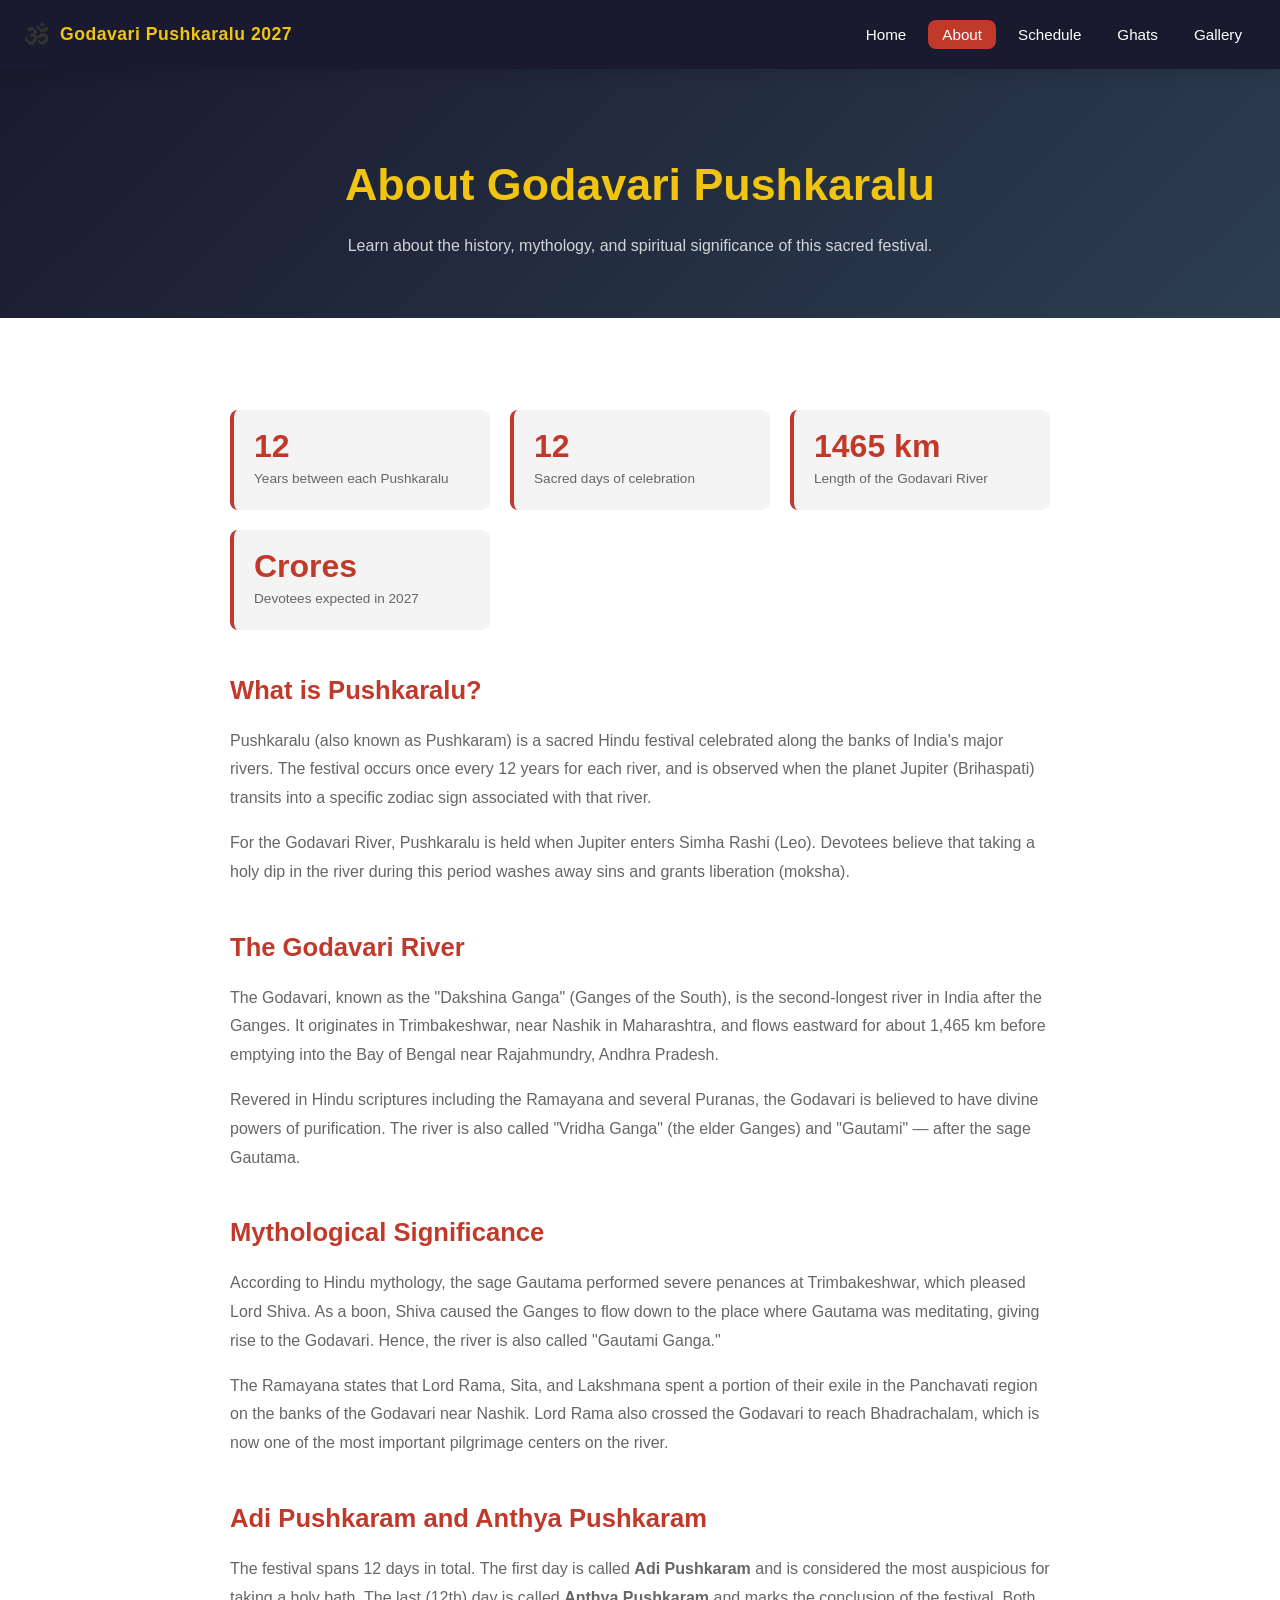
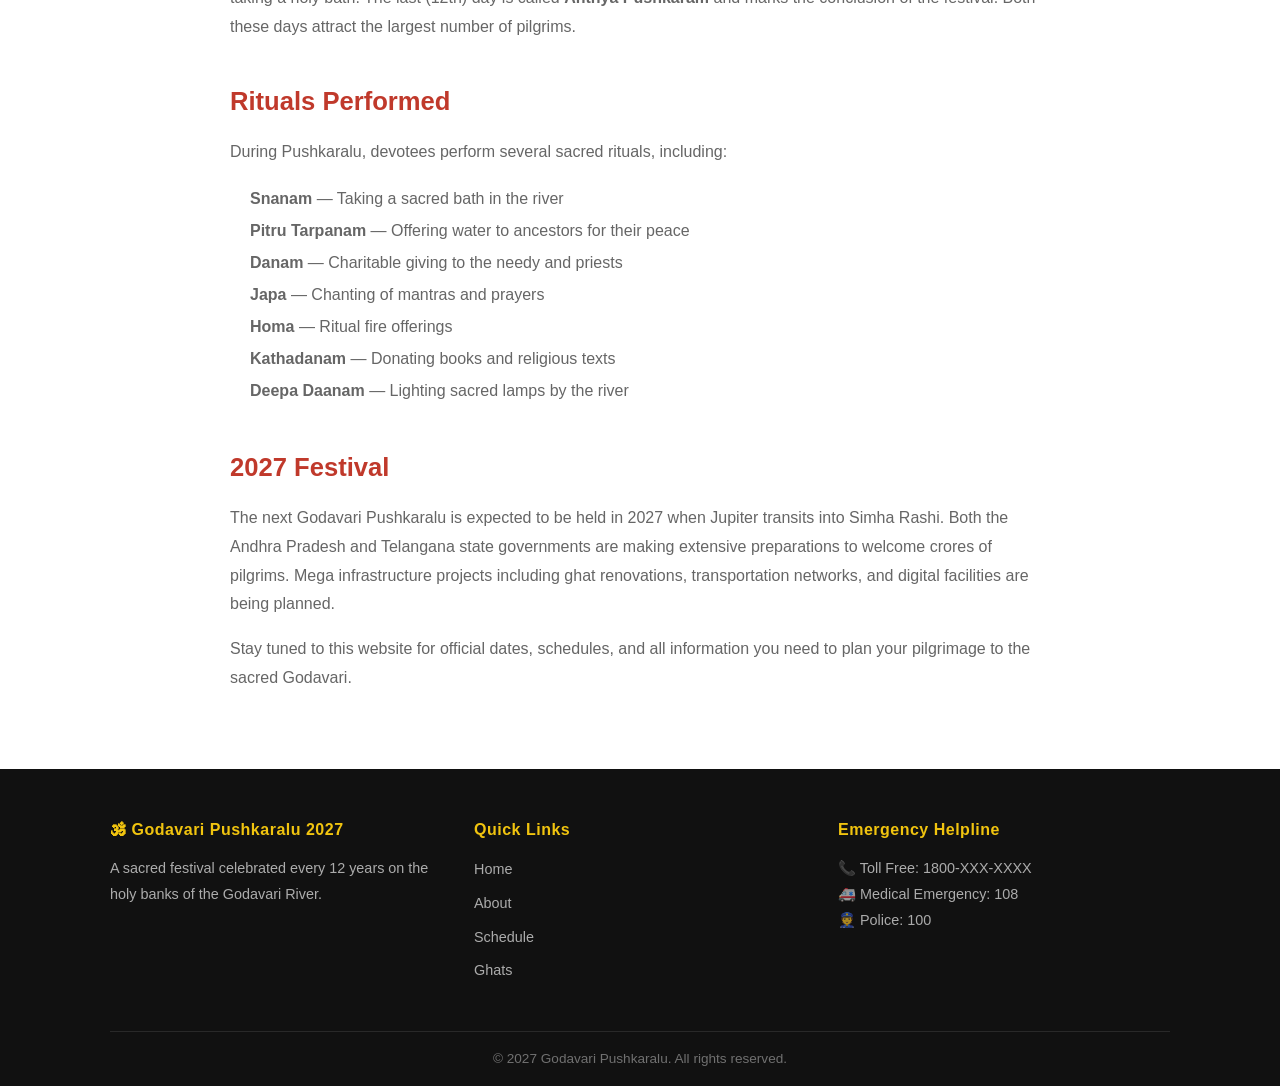
<file: pages/about.html>
<!DOCTYPE html>
<html lang="en">
<head>
  <meta charset="UTF-8" />
  <meta name="viewport" content="width=device-width, initial-scale=1.0" />
  <title>About — Godavari Pushkaralu 2027</title>
  <link rel="stylesheet" href="../css/style.css" />
</head>
<body>

  <!-- Navigation -->
  <nav class="navbar">
    <div class="nav-brand">
      <span class="nav-logo">🕉</span>
      <span class="nav-title">Godavari Pushkaralu 2027</span>
    </div>
    <button class="nav-toggle" id="navToggle" aria-label="Toggle navigation">&#9776;</button>
    <ul class="nav-links" id="navLinks">
      <li><a href="../index.html">Home</a></li>
      <li><a href="about.html" class="active">About</a></li>
      <li><a href="schedule.html">Schedule</a></li>
      <li><a href="ghats.html">Ghats</a></li>
      <li><a href="gallery.html">Gallery</a></li>
    </ul>
  </nav>

  <!-- Page Hero -->
  <section class="page-hero">
    <h1>About Godavari Pushkaralu</h1>
    <p>Learn about the history, mythology, and spiritual significance of this sacred festival.</p>
  </section>

  <!-- Content -->
  <main class="page-content">
    <div class="about-section">

      <!-- Key Facts -->
      <div class="about-facts">
        <div class="fact-card">
          <div class="fact-num">12</div>
          <div class="fact-label">Years between each Pushkaralu</div>
        </div>
        <div class="fact-card">
          <div class="fact-num">12</div>
          <div class="fact-label">Sacred days of celebration</div>
        </div>
        <div class="fact-card">
          <div class="fact-num">1465 km</div>
          <div class="fact-label">Length of the Godavari River</div>
        </div>
        <div class="fact-card">
          <div class="fact-num">Crores</div>
          <div class="fact-label">Devotees expected in 2027</div>
        </div>
      </div>

      <h2>What is Pushkaralu?</h2>
      <p>
        Pushkaralu (also known as Pushkaram) is a sacred Hindu festival celebrated along the banks of
        India's major rivers. The festival occurs once every 12 years for each river, and is observed
        when the planet Jupiter (Brihaspati) transits into a specific zodiac sign associated with that river.
      </p>
      <p>
        For the Godavari River, Pushkaralu is held when Jupiter enters Simha Rashi (Leo). Devotees believe
        that taking a holy dip in the river during this period washes away sins and grants liberation (moksha).
      </p>

      <h2>The Godavari River</h2>
      <p>
        The Godavari, known as the "Dakshina Ganga" (Ganges of the South), is the second-longest river
        in India after the Ganges. It originates in Trimbakeshwar, near Nashik in Maharashtra, and flows
        eastward for about 1,465 km before emptying into the Bay of Bengal near Rajahmundry, Andhra Pradesh.
      </p>
      <p>
        Revered in Hindu scriptures including the Ramayana and several Puranas, the Godavari is believed
        to have divine powers of purification. The river is also called "Vridha Ganga" (the elder Ganges)
        and "Gautami" — after the sage Gautama.
      </p>

      <h2>Mythological Significance</h2>
      <p>
        According to Hindu mythology, the sage Gautama performed severe penances at Trimbakeshwar, which
        pleased Lord Shiva. As a boon, Shiva caused the Ganges to flow down to the place where Gautama
        was meditating, giving rise to the Godavari. Hence, the river is also called "Gautami Ganga."
      </p>
      <p>
        The Ramayana states that Lord Rama, Sita, and Lakshmana spent a portion of their exile in the
        Panchavati region on the banks of the Godavari near Nashik. Lord Rama also crossed the Godavari
        to reach Bhadrachalam, which is now one of the most important pilgrimage centers on the river.
      </p>

      <h2>Adi Pushkaram and Anthya Pushkaram</h2>
      <p>
        The festival spans 12 days in total. The first day is called <strong>Adi Pushkaram</strong> and
        is considered the most auspicious for taking a holy bath. The last (12th) day is called
        <strong>Anthya Pushkaram</strong> and marks the conclusion of the festival. Both these days
        attract the largest number of pilgrims.
      </p>

      <h2>Rituals Performed</h2>
      <p>During Pushkaralu, devotees perform several sacred rituals, including:</p>
      <ul style="margin-left: 20px; margin-bottom: 20px; color: var(--text-muted); line-height: 2;">
        <li><strong>Snanam</strong> — Taking a sacred bath in the river</li>
        <li><strong>Pitru Tarpanam</strong> — Offering water to ancestors for their peace</li>
        <li><strong>Danam</strong> — Charitable giving to the needy and priests</li>
        <li><strong>Japa</strong> — Chanting of mantras and prayers</li>
        <li><strong>Homa</strong> — Ritual fire offerings</li>
        <li><strong>Kathadanam</strong> — Donating books and religious texts</li>
        <li><strong>Deepa Daanam</strong> — Lighting sacred lamps by the river</li>
      </ul>

      <h2>2027 Festival</h2>
      <p>
        The next Godavari Pushkaralu is expected to be held in 2027 when Jupiter transits into Simha
        Rashi. Both the Andhra Pradesh and Telangana state governments are making extensive preparations
        to welcome crores of pilgrims. Mega infrastructure projects including ghat renovations,
        transportation networks, and digital facilities are being planned.
      </p>
      <p>
        Stay tuned to this website for official dates, schedules, and all information you need to plan
        your pilgrimage to the sacred Godavari.
      </p>

    </div>
  </main>

  <!-- Footer -->
  <footer class="footer">
    <div class="container">
      <div class="footer-grid">
        <div class="footer-col">
          <h4>🕉 Godavari Pushkaralu 2027</h4>
          <p>A sacred festival celebrated every 12 years on the holy banks of the Godavari River.</p>
        </div>
        <div class="footer-col">
          <h4>Quick Links</h4>
          <ul>
            <li><a href="../index.html">Home</a></li>
            <li><a href="about.html">About</a></li>
            <li><a href="schedule.html">Schedule</a></li>
            <li><a href="ghats.html">Ghats</a></li>
          </ul>
        </div>
        <div class="footer-col">
          <h4>Emergency Helpline</h4>
          <p>📞 Toll Free: 1800-XXX-XXXX</p>
          <p>🚑 Medical Emergency: 108</p>
          <p>👮 Police: 100</p>
        </div>
      </div>
      <div class="footer-bottom">
        <p>&copy; 2027 Godavari Pushkaralu. All rights reserved.</p>
      </div>
    </div>
  </footer>

  <script src="../js/main.js"></script>
</body>
</html>
</file>
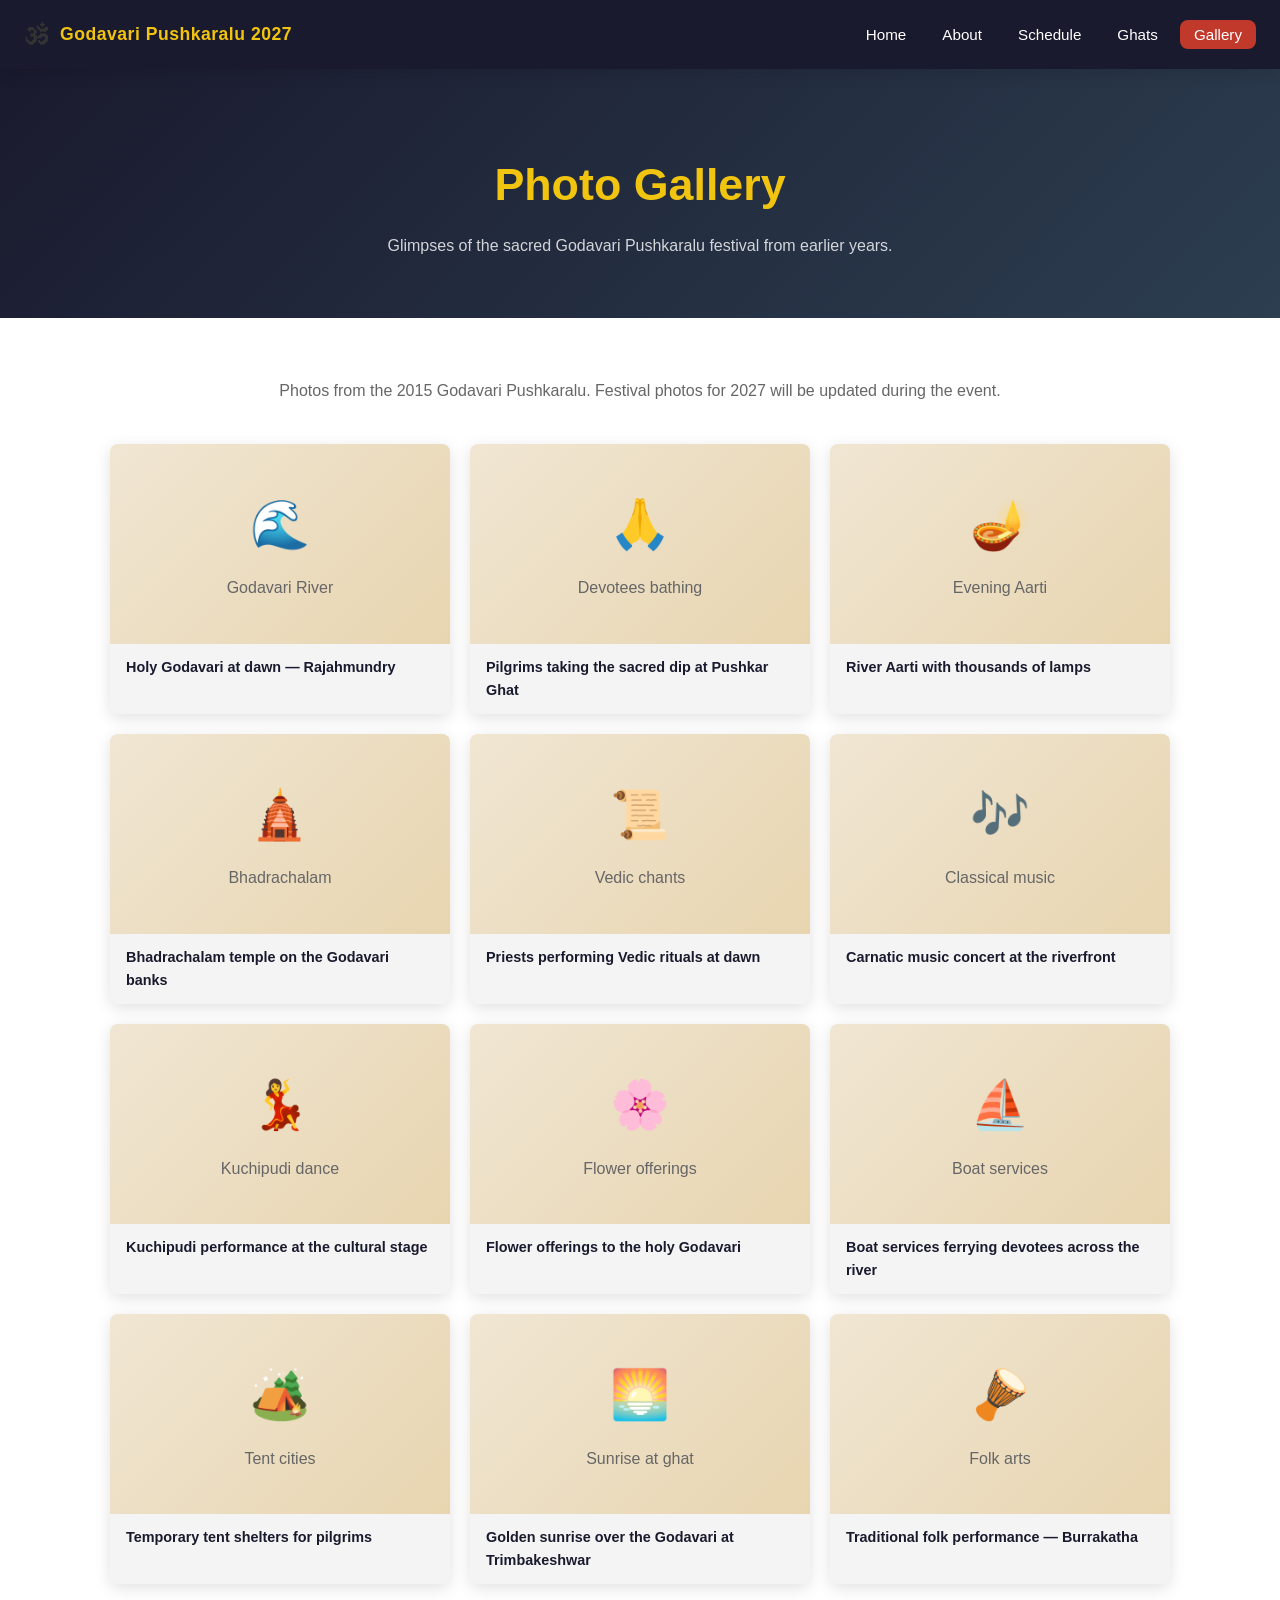
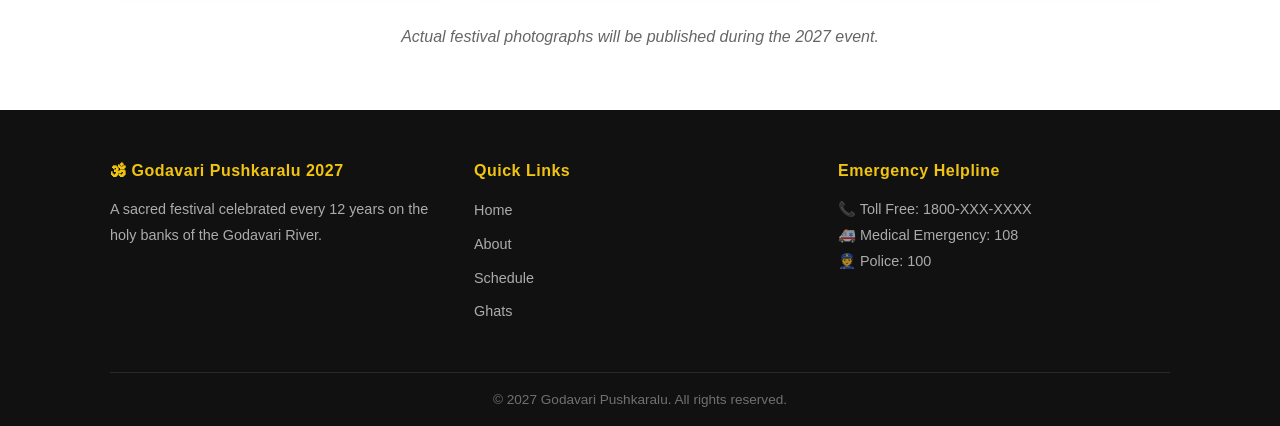
<file: pages/gallery.html>
<!DOCTYPE html>
<html lang="en">
<head>
  <meta charset="UTF-8" />
  <meta name="viewport" content="width=device-width, initial-scale=1.0" />
  <title>Gallery — Godavari Pushkaralu 2027</title>
  <link rel="stylesheet" href="../css/style.css" />
</head>
<body>

  <!-- Navigation -->
  <nav class="navbar">
    <div class="nav-brand">
      <span class="nav-logo">🕉</span>
      <span class="nav-title">Godavari Pushkaralu 2027</span>
    </div>
    <button class="nav-toggle" id="navToggle" aria-label="Toggle navigation">&#9776;</button>
    <ul class="nav-links" id="navLinks">
      <li><a href="../index.html">Home</a></li>
      <li><a href="about.html">About</a></li>
      <li><a href="schedule.html">Schedule</a></li>
      <li><a href="ghats.html">Ghats</a></li>
      <li><a href="gallery.html" class="active">Gallery</a></li>
    </ul>
  </nav>

  <!-- Page Hero -->
  <section class="page-hero">
    <h1>Photo Gallery</h1>
    <p>Glimpses of the sacred Godavari Pushkaralu festival from earlier years.</p>
  </section>

  <!-- Content -->
  <main class="page-content">
    <div class="gallery-section">

      <p style="text-align:center; color:var(--text-muted); margin-bottom:40px;">
        Photos from the 2015 Godavari Pushkaralu. Festival photos for 2027 will be updated during the event.
      </p>

      <div class="gallery-grid">
        <div class="gallery-item">
          <div class="gallery-placeholder">
            <span>🌊</span>
            <span style="font-size:1rem; color:var(--text-muted);">Godavari River</span>
          </div>
          <div class="gallery-item-title">Holy Godavari at dawn — Rajahmundry</div>
        </div>
        <div class="gallery-item">
          <div class="gallery-placeholder">
            <span>🙏</span>
            <span style="font-size:1rem; color:var(--text-muted);">Devotees bathing</span>
          </div>
          <div class="gallery-item-title">Pilgrims taking the sacred dip at Pushkar Ghat</div>
        </div>
        <div class="gallery-item">
          <div class="gallery-placeholder">
            <span>🪔</span>
            <span style="font-size:1rem; color:var(--text-muted);">Evening Aarti</span>
          </div>
          <div class="gallery-item-title">River Aarti with thousands of lamps</div>
        </div>
        <div class="gallery-item">
          <div class="gallery-placeholder">
            <span>🛕</span>
            <span style="font-size:1rem; color:var(--text-muted);">Bhadrachalam</span>
          </div>
          <div class="gallery-item-title">Bhadrachalam temple on the Godavari banks</div>
        </div>
        <div class="gallery-item">
          <div class="gallery-placeholder">
            <span>📜</span>
            <span style="font-size:1rem; color:var(--text-muted);">Vedic chants</span>
          </div>
          <div class="gallery-item-title">Priests performing Vedic rituals at dawn</div>
        </div>
        <div class="gallery-item">
          <div class="gallery-placeholder">
            <span>🎶</span>
            <span style="font-size:1rem; color:var(--text-muted);">Classical music</span>
          </div>
          <div class="gallery-item-title">Carnatic music concert at the riverfront</div>
        </div>
        <div class="gallery-item">
          <div class="gallery-placeholder">
            <span>💃</span>
            <span style="font-size:1rem; color:var(--text-muted);">Kuchipudi dance</span>
          </div>
          <div class="gallery-item-title">Kuchipudi performance at the cultural stage</div>
        </div>
        <div class="gallery-item">
          <div class="gallery-placeholder">
            <span>🌸</span>
            <span style="font-size:1rem; color:var(--text-muted);">Flower offerings</span>
          </div>
          <div class="gallery-item-title">Flower offerings to the holy Godavari</div>
        </div>
        <div class="gallery-item">
          <div class="gallery-placeholder">
            <span>⛵</span>
            <span style="font-size:1rem; color:var(--text-muted);">Boat services</span>
          </div>
          <div class="gallery-item-title">Boat services ferrying devotees across the river</div>
        </div>
        <div class="gallery-item">
          <div class="gallery-placeholder">
            <span>🏕️</span>
            <span style="font-size:1rem; color:var(--text-muted);">Tent cities</span>
          </div>
          <div class="gallery-item-title">Temporary tent shelters for pilgrims</div>
        </div>
        <div class="gallery-item">
          <div class="gallery-placeholder">
            <span>🌅</span>
            <span style="font-size:1rem; color:var(--text-muted);">Sunrise at ghat</span>
          </div>
          <div class="gallery-item-title">Golden sunrise over the Godavari at Trimbakeshwar</div>
        </div>
        <div class="gallery-item">
          <div class="gallery-placeholder">
            <span>🪘</span>
            <span style="font-size:1rem; color:var(--text-muted);">Folk arts</span>
          </div>
          <div class="gallery-item-title">Traditional folk performance — Burrakatha</div>
        </div>
      </div>

      <p style="text-align:center; color:var(--text-muted); margin-top:40px; font-style:italic;">
        Actual festival photographs will be published during the 2027 event.
      </p>

    </div>
  </main>

  <!-- Footer -->
  <footer class="footer">
    <div class="container">
      <div class="footer-grid">
        <div class="footer-col">
          <h4>🕉 Godavari Pushkaralu 2027</h4>
          <p>A sacred festival celebrated every 12 years on the holy banks of the Godavari River.</p>
        </div>
        <div class="footer-col">
          <h4>Quick Links</h4>
          <ul>
            <li><a href="../index.html">Home</a></li>
            <li><a href="about.html">About</a></li>
            <li><a href="schedule.html">Schedule</a></li>
            <li><a href="ghats.html">Ghats</a></li>
          </ul>
        </div>
        <div class="footer-col">
          <h4>Emergency Helpline</h4>
          <p>📞 Toll Free: 1800-XXX-XXXX</p>
          <p>🚑 Medical Emergency: 108</p>
          <p>👮 Police: 100</p>
        </div>
      </div>
      <div class="footer-bottom">
        <p>&copy; 2027 Godavari Pushkaralu. All rights reserved.</p>
      </div>
    </div>
  </footer>

  <script src="../js/main.js"></script>
</body>
</html>
</file>
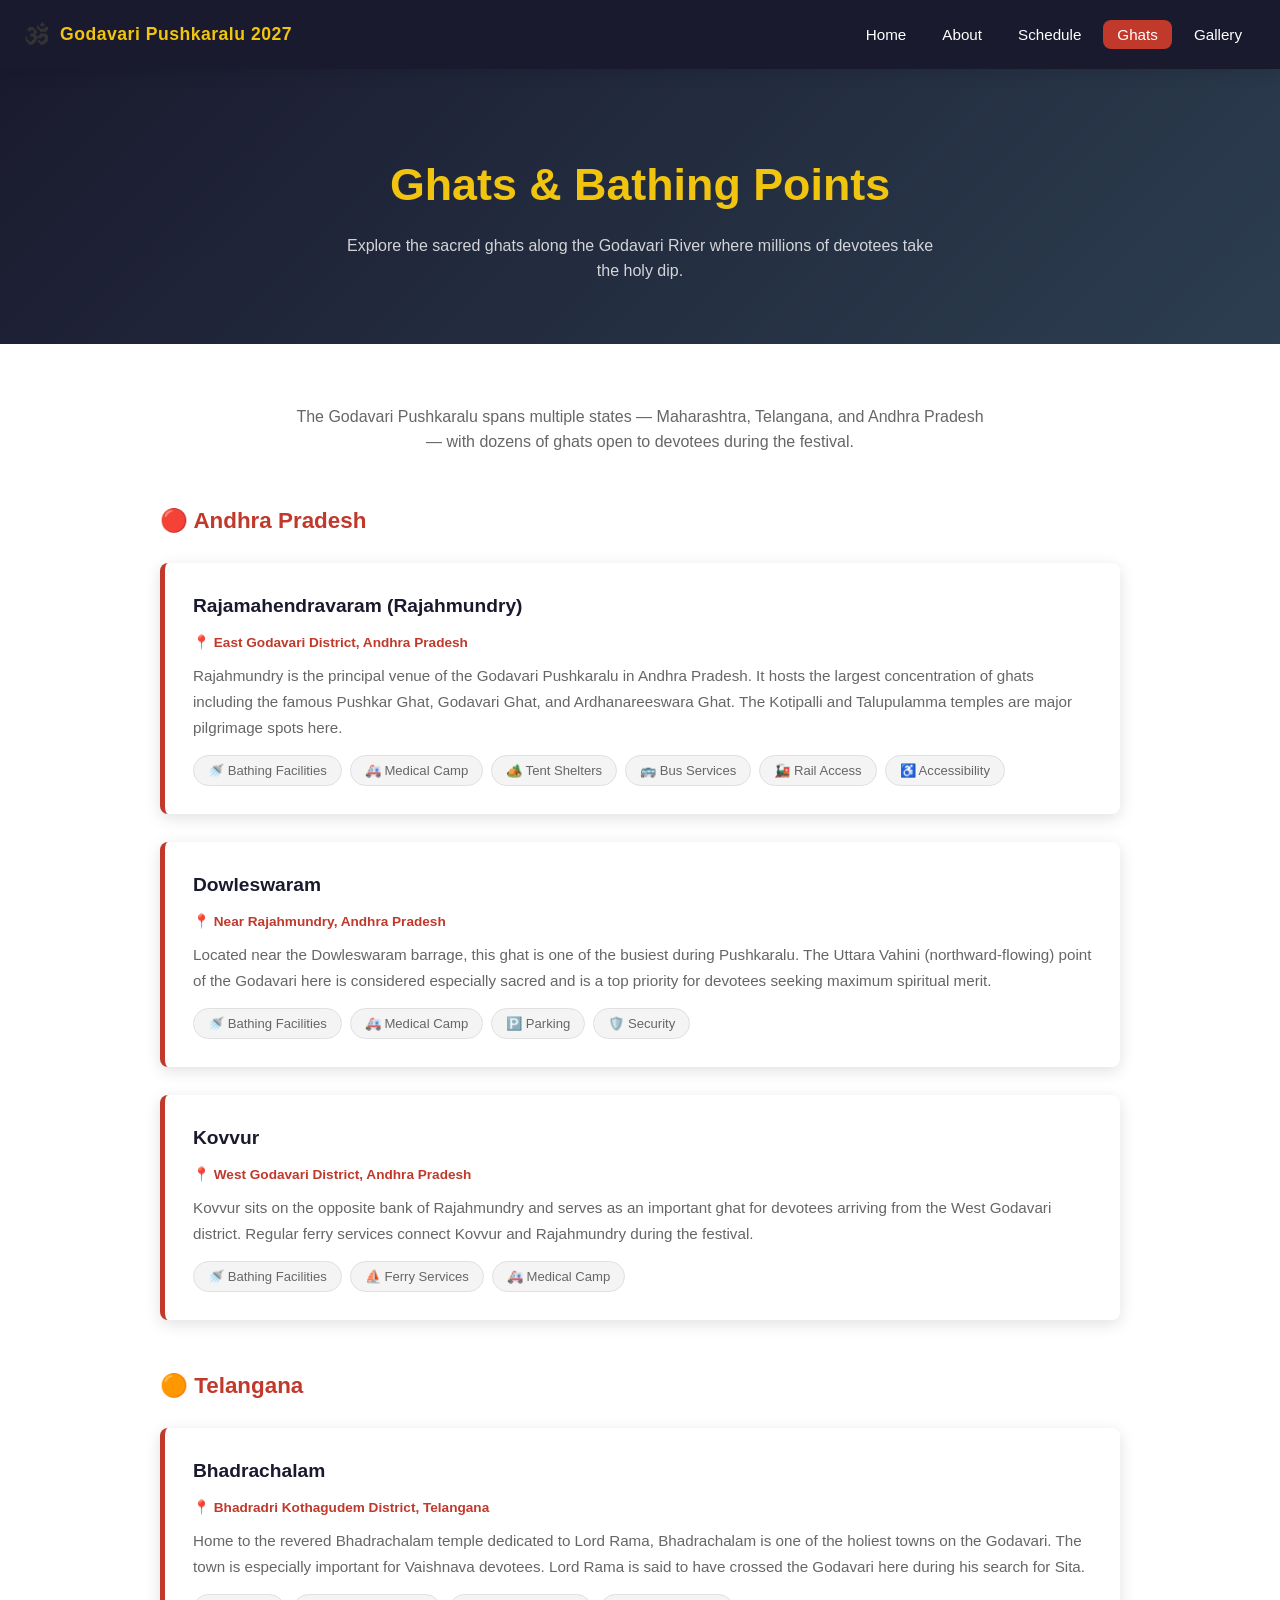
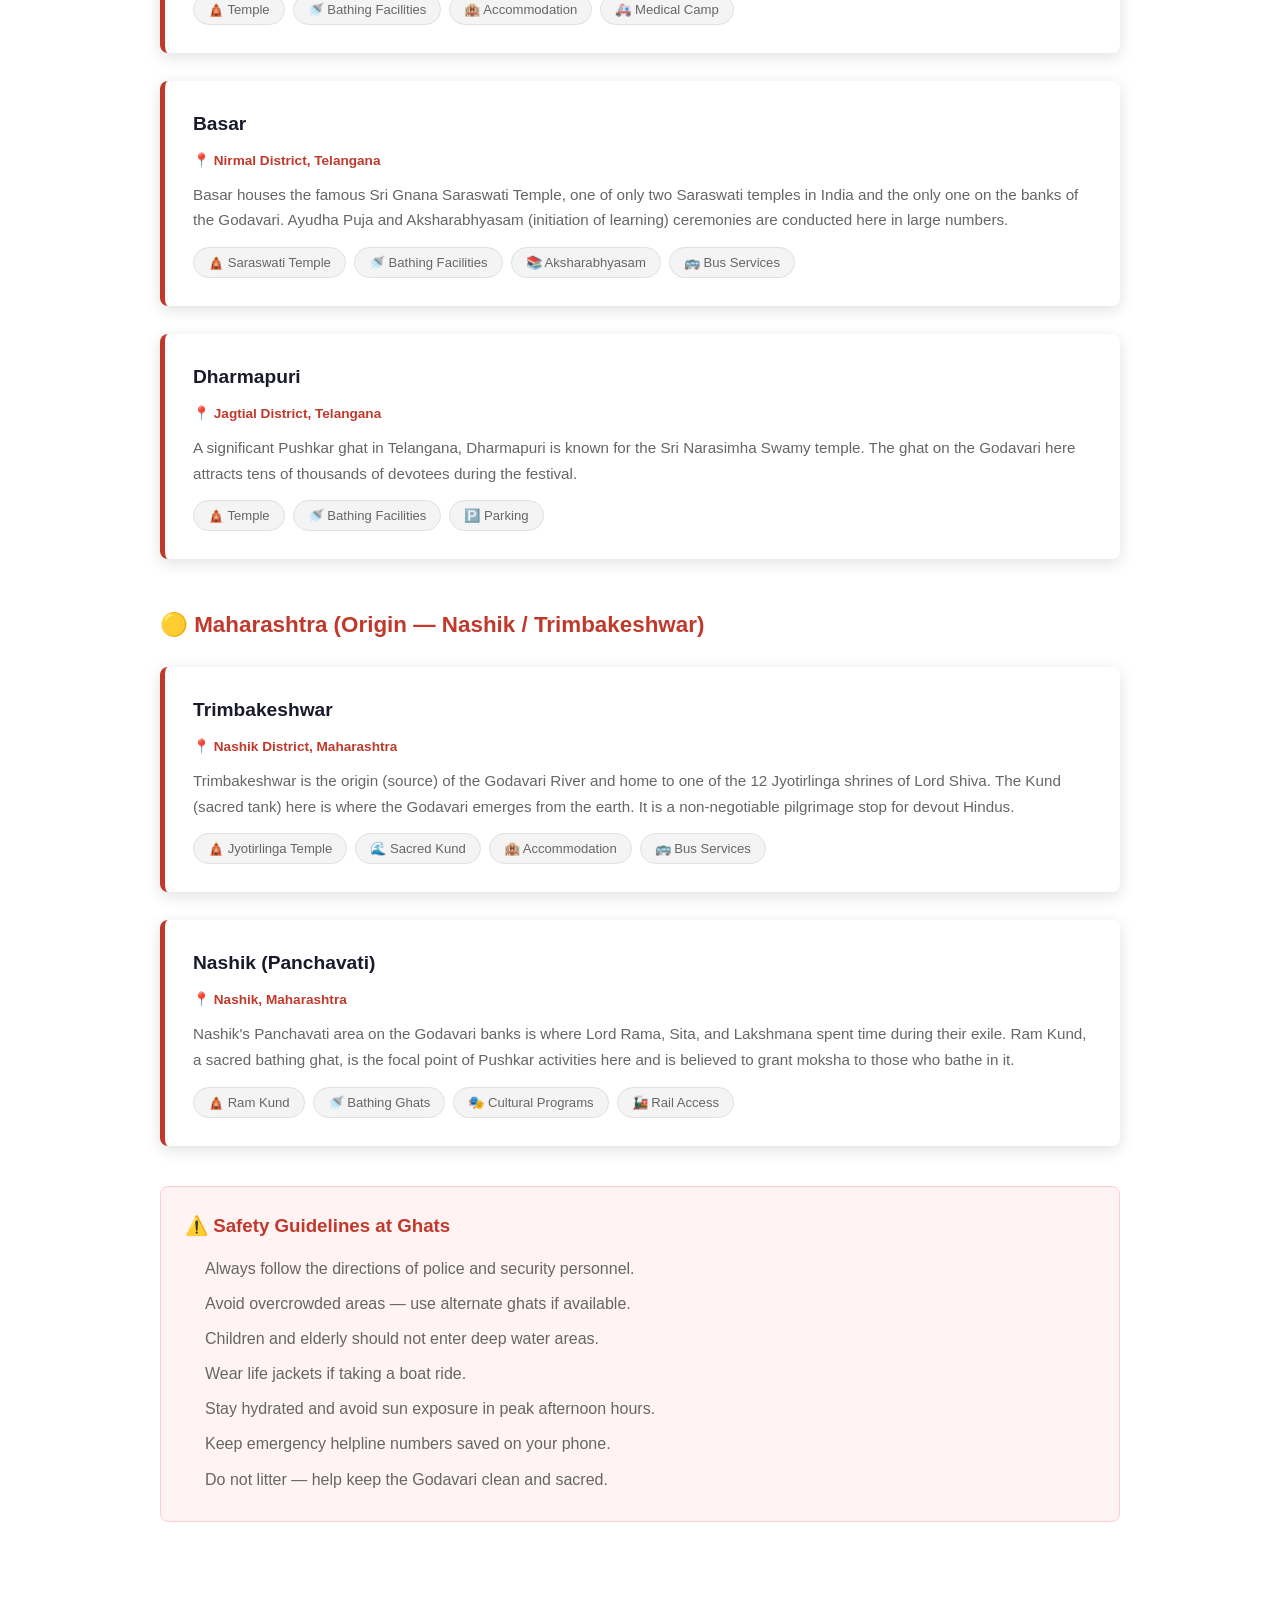
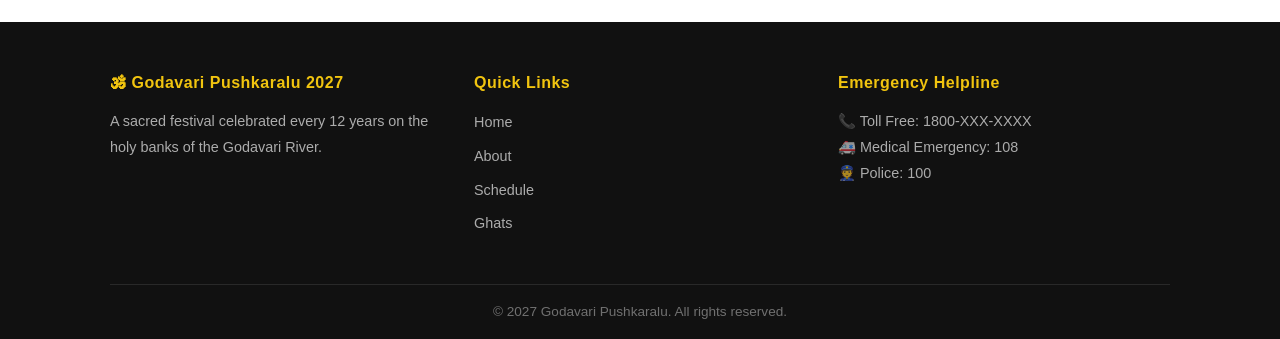
<file: pages/ghats.html>
<!DOCTYPE html>
<html lang="en">
<head>
  <meta charset="UTF-8" />
  <meta name="viewport" content="width=device-width, initial-scale=1.0" />
  <title>Ghats — Godavari Pushkaralu 2027</title>
  <link rel="stylesheet" href="../css/style.css" />
</head>
<body>

  <!-- Navigation -->
  <nav class="navbar">
    <div class="nav-brand">
      <span class="nav-logo">🕉</span>
      <span class="nav-title">Godavari Pushkaralu 2027</span>
    </div>
    <button class="nav-toggle" id="navToggle" aria-label="Toggle navigation">&#9776;</button>
    <ul class="nav-links" id="navLinks">
      <li><a href="../index.html">Home</a></li>
      <li><a href="about.html">About</a></li>
      <li><a href="schedule.html">Schedule</a></li>
      <li><a href="ghats.html" class="active">Ghats</a></li>
      <li><a href="gallery.html">Gallery</a></li>
    </ul>
  </nav>

  <!-- Page Hero -->
  <section class="page-hero">
    <h1>Ghats &amp; Bathing Points</h1>
    <p>Explore the sacred ghats along the Godavari River where millions of devotees take the holy dip.</p>
  </section>

  <!-- Content -->
  <main class="page-content">
    <div class="ghats-section">

      <p style="text-align:center; color:var(--text-muted); max-width:700px; margin: 0 auto 48px;">
        The Godavari Pushkaralu spans multiple states — Maharashtra, Telangana, and Andhra Pradesh —
        with dozens of ghats open to devotees during the festival.
      </p>

      <!-- Andhra Pradesh -->
      <h2 style="font-size:1.4rem; margin-bottom:24px; color:var(--primary);">
        🔴 Andhra Pradesh
      </h2>

      <div class="ghat-detail-card">
        <h3>Rajamahendravaram (Rajahmundry)</h3>
        <div class="ghat-location">📍 East Godavari District, Andhra Pradesh</div>
        <p>
          Rajahmundry is the principal venue of the Godavari Pushkaralu in Andhra Pradesh.
          It hosts the largest concentration of ghats including the famous Pushkar Ghat, Godavari Ghat,
          and Ardhanareeswara Ghat. The Kotipalli and Talupulamma temples are major pilgrimage spots here.
        </p>
        <div class="ghat-facilities">
          <span class="facility-tag">🚿 Bathing Facilities</span>
          <span class="facility-tag">🚑 Medical Camp</span>
          <span class="facility-tag">🏕️ Tent Shelters</span>
          <span class="facility-tag">🚌 Bus Services</span>
          <span class="facility-tag">🚂 Rail Access</span>
          <span class="facility-tag">♿ Accessibility</span>
        </div>
      </div>

      <div class="ghat-detail-card">
        <h3>Dowleswaram</h3>
        <div class="ghat-location">📍 Near Rajahmundry, Andhra Pradesh</div>
        <p>
          Located near the Dowleswaram barrage, this ghat is one of the busiest during Pushkaralu.
          The Uttara Vahini (northward-flowing) point of the Godavari here is considered especially
          sacred and is a top priority for devotees seeking maximum spiritual merit.
        </p>
        <div class="ghat-facilities">
          <span class="facility-tag">🚿 Bathing Facilities</span>
          <span class="facility-tag">🚑 Medical Camp</span>
          <span class="facility-tag">🅿️ Parking</span>
          <span class="facility-tag">🛡️ Security</span>
        </div>
      </div>

      <div class="ghat-detail-card">
        <h3>Kovvur</h3>
        <div class="ghat-location">📍 West Godavari District, Andhra Pradesh</div>
        <p>
          Kovvur sits on the opposite bank of Rajahmundry and serves as an important ghat for
          devotees arriving from the West Godavari district. Regular ferry services connect Kovvur
          and Rajahmundry during the festival.
        </p>
        <div class="ghat-facilities">
          <span class="facility-tag">🚿 Bathing Facilities</span>
          <span class="facility-tag">⛵ Ferry Services</span>
          <span class="facility-tag">🚑 Medical Camp</span>
        </div>
      </div>

      <!-- Telangana -->
      <h2 style="font-size:1.4rem; margin: 48px 0 24px; color:var(--primary);">
        🟠 Telangana
      </h2>

      <div class="ghat-detail-card">
        <h3>Bhadrachalam</h3>
        <div class="ghat-location">📍 Bhadradri Kothagudem District, Telangana</div>
        <p>
          Home to the revered Bhadrachalam temple dedicated to Lord Rama, Bhadrachalam is one of the
          holiest towns on the Godavari. The town is especially important for Vaishnava devotees.
          Lord Rama is said to have crossed the Godavari here during his search for Sita.
        </p>
        <div class="ghat-facilities">
          <span class="facility-tag">🛕 Temple</span>
          <span class="facility-tag">🚿 Bathing Facilities</span>
          <span class="facility-tag">🏨 Accommodation</span>
          <span class="facility-tag">🚑 Medical Camp</span>
        </div>
      </div>

      <div class="ghat-detail-card">
        <h3>Basar</h3>
        <div class="ghat-location">📍 Nirmal District, Telangana</div>
        <p>
          Basar houses the famous Sri Gnana Saraswati Temple, one of only two Saraswati temples in
          India and the only one on the banks of the Godavari. Ayudha Puja and Aksharabhyasam
          (initiation of learning) ceremonies are conducted here in large numbers.
        </p>
        <div class="ghat-facilities">
          <span class="facility-tag">🛕 Saraswati Temple</span>
          <span class="facility-tag">🚿 Bathing Facilities</span>
          <span class="facility-tag">📚 Aksharabhyasam</span>
          <span class="facility-tag">🚌 Bus Services</span>
        </div>
      </div>

      <div class="ghat-detail-card">
        <h3>Dharmapuri</h3>
        <div class="ghat-location">📍 Jagtial District, Telangana</div>
        <p>
          A significant Pushkar ghat in Telangana, Dharmapuri is known for the Sri Narasimha Swamy
          temple. The ghat on the Godavari here attracts tens of thousands of devotees during the festival.
        </p>
        <div class="ghat-facilities">
          <span class="facility-tag">🛕 Temple</span>
          <span class="facility-tag">🚿 Bathing Facilities</span>
          <span class="facility-tag">🅿️ Parking</span>
        </div>
      </div>

      <!-- Maharashtra -->
      <h2 style="font-size:1.4rem; margin: 48px 0 24px; color:var(--primary);">
        🟡 Maharashtra (Origin — Nashik / Trimbakeshwar)
      </h2>

      <div class="ghat-detail-card">
        <h3>Trimbakeshwar</h3>
        <div class="ghat-location">📍 Nashik District, Maharashtra</div>
        <p>
          Trimbakeshwar is the origin (source) of the Godavari River and home to one of the 12
          Jyotirlinga shrines of Lord Shiva. The Kund (sacred tank) here is where the Godavari emerges
          from the earth. It is a non-negotiable pilgrimage stop for devout Hindus.
        </p>
        <div class="ghat-facilities">
          <span class="facility-tag">🛕 Jyotirlinga Temple</span>
          <span class="facility-tag">🌊 Sacred Kund</span>
          <span class="facility-tag">🏨 Accommodation</span>
          <span class="facility-tag">🚌 Bus Services</span>
        </div>
      </div>

      <div class="ghat-detail-card">
        <h3>Nashik (Panchavati)</h3>
        <div class="ghat-location">📍 Nashik, Maharashtra</div>
        <p>
          Nashik's Panchavati area on the Godavari banks is where Lord Rama, Sita, and Lakshmana
          spent time during their exile. Ram Kund, a sacred bathing ghat, is the focal point of
          Pushkar activities here and is believed to grant moksha to those who bathe in it.
        </p>
        <div class="ghat-facilities">
          <span class="facility-tag">🛕 Ram Kund</span>
          <span class="facility-tag">🚿 Bathing Ghats</span>
          <span class="facility-tag">🎭 Cultural Programs</span>
          <span class="facility-tag">🚂 Rail Access</span>
        </div>
      </div>

      <!-- Safety note -->
      <div style="background:#fff3f3; border:1px solid #ffcdd2; border-radius:var(--radius); padding:24px; margin:40px 0;">
        <h3 style="color:var(--primary); margin-bottom:10px;">⚠️ Safety Guidelines at Ghats</h3>
        <ul style="color:var(--text-muted); line-height:2.2; margin-left:20px;">
          <li>Always follow the directions of police and security personnel.</li>
          <li>Avoid overcrowded areas — use alternate ghats if available.</li>
          <li>Children and elderly should not enter deep water areas.</li>
          <li>Wear life jackets if taking a boat ride.</li>
          <li>Stay hydrated and avoid sun exposure in peak afternoon hours.</li>
          <li>Keep emergency helpline numbers saved on your phone.</li>
          <li>Do not litter — help keep the Godavari clean and sacred.</li>
        </ul>
      </div>

    </div>
  </main>

  <!-- Footer -->
  <footer class="footer">
    <div class="container">
      <div class="footer-grid">
        <div class="footer-col">
          <h4>🕉 Godavari Pushkaralu 2027</h4>
          <p>A sacred festival celebrated every 12 years on the holy banks of the Godavari River.</p>
        </div>
        <div class="footer-col">
          <h4>Quick Links</h4>
          <ul>
            <li><a href="../index.html">Home</a></li>
            <li><a href="about.html">About</a></li>
            <li><a href="schedule.html">Schedule</a></li>
            <li><a href="ghats.html">Ghats</a></li>
          </ul>
        </div>
        <div class="footer-col">
          <h4>Emergency Helpline</h4>
          <p>📞 Toll Free: 1800-XXX-XXXX</p>
          <p>🚑 Medical Emergency: 108</p>
          <p>👮 Police: 100</p>
        </div>
      </div>
      <div class="footer-bottom">
        <p>&copy; 2027 Godavari Pushkaralu. All rights reserved.</p>
      </div>
    </div>
  </footer>

  <script src="../js/main.js"></script>
</body>
</html>
</file>
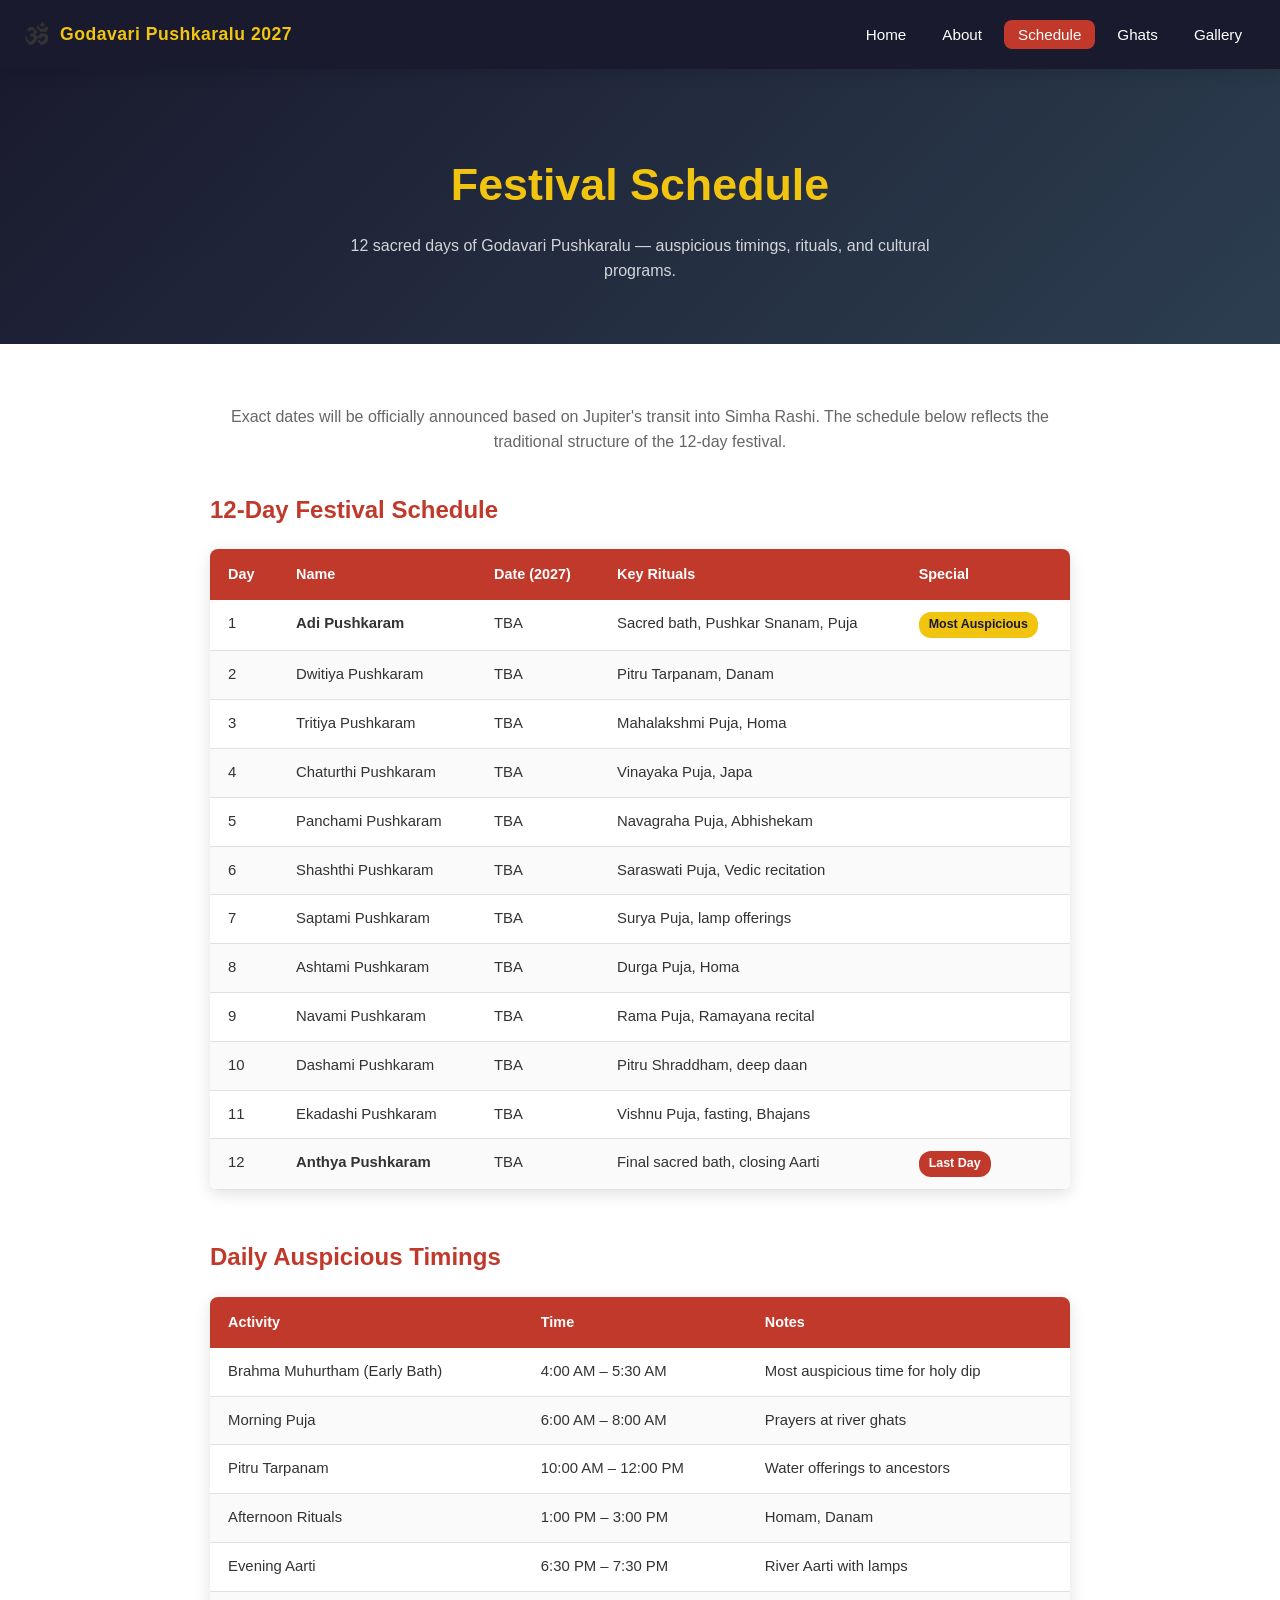
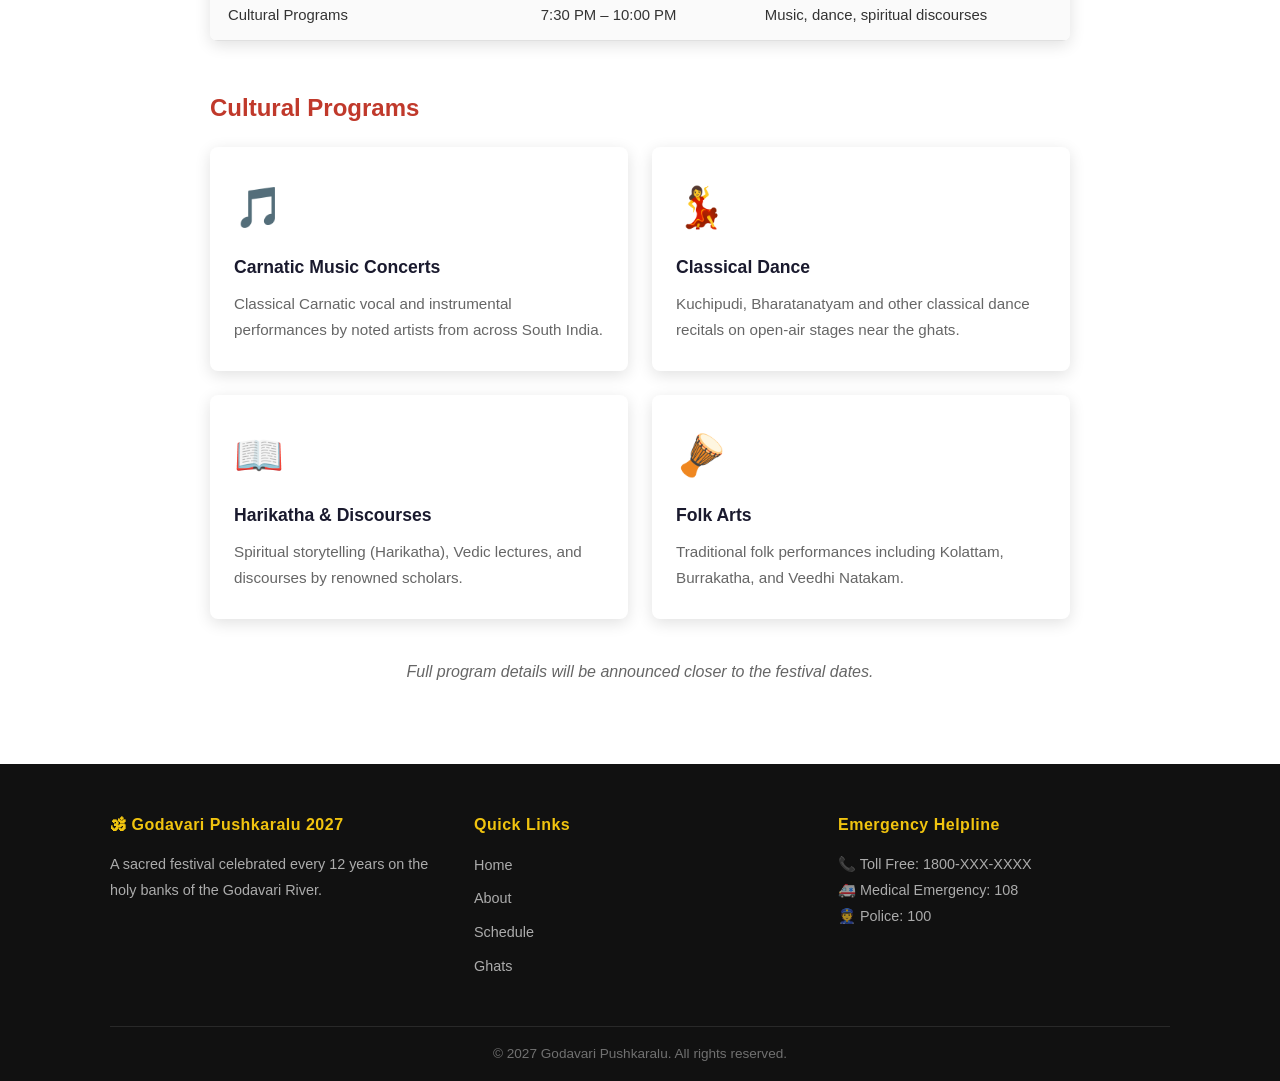
<file: pages/schedule.html>
<!DOCTYPE html>
<html lang="en">
<head>
  <meta charset="UTF-8" />
  <meta name="viewport" content="width=device-width, initial-scale=1.0" />
  <title>Schedule — Godavari Pushkaralu 2027</title>
  <link rel="stylesheet" href="../css/style.css" />
</head>
<body>

  <!-- Navigation -->
  <nav class="navbar">
    <div class="nav-brand">
      <span class="nav-logo">🕉</span>
      <span class="nav-title">Godavari Pushkaralu 2027</span>
    </div>
    <button class="nav-toggle" id="navToggle" aria-label="Toggle navigation">&#9776;</button>
    <ul class="nav-links" id="navLinks">
      <li><a href="../index.html">Home</a></li>
      <li><a href="about.html">About</a></li>
      <li><a href="schedule.html" class="active">Schedule</a></li>
      <li><a href="ghats.html">Ghats</a></li>
      <li><a href="gallery.html">Gallery</a></li>
    </ul>
  </nav>

  <!-- Page Hero -->
  <section class="page-hero">
    <h1>Festival Schedule</h1>
    <p>12 sacred days of Godavari Pushkaralu — auspicious timings, rituals, and cultural programs.</p>
  </section>

  <!-- Content -->
  <main class="page-content">
    <div class="schedule-section">

      <p style="text-align:center; color: var(--text-muted); margin-bottom: 36px;">
        Exact dates will be officially announced based on Jupiter's transit into Simha Rashi.
        The schedule below reflects the traditional structure of the 12-day festival.
      </p>

      <!-- 12-Day Schedule -->
      <h2 style="font-size:1.5rem; margin-bottom:20px; color: var(--primary);">12-Day Festival Schedule</h2>
      <div class="schedule-table-wrapper">
        <table class="schedule-table">
          <thead>
            <tr>
              <th>Day</th>
              <th>Name</th>
              <th>Date (2027)</th>
              <th>Key Rituals</th>
              <th>Special</th>
            </tr>
          </thead>
          <tbody>
            <tr>
              <td>1</td>
              <td><strong>Adi Pushkaram</strong></td>
              <td>TBA</td>
              <td>Sacred bath, Pushkar Snanam, Puja</td>
              <td><span class="badge badge-gold">Most Auspicious</span></td>
            </tr>
            <tr>
              <td>2</td>
              <td>Dwitiya Pushkaram</td>
              <td>TBA</td>
              <td>Pitru Tarpanam, Danam</td>
              <td></td>
            </tr>
            <tr>
              <td>3</td>
              <td>Tritiya Pushkaram</td>
              <td>TBA</td>
              <td>Mahalakshmi Puja, Homa</td>
              <td></td>
            </tr>
            <tr>
              <td>4</td>
              <td>Chaturthi Pushkaram</td>
              <td>TBA</td>
              <td>Vinayaka Puja, Japa</td>
              <td></td>
            </tr>
            <tr>
              <td>5</td>
              <td>Panchami Pushkaram</td>
              <td>TBA</td>
              <td>Navagraha Puja, Abhishekam</td>
              <td></td>
            </tr>
            <tr>
              <td>6</td>
              <td>Shashthi Pushkaram</td>
              <td>TBA</td>
              <td>Saraswati Puja, Vedic recitation</td>
              <td></td>
            </tr>
            <tr>
              <td>7</td>
              <td>Saptami Pushkaram</td>
              <td>TBA</td>
              <td>Surya Puja, lamp offerings</td>
              <td></td>
            </tr>
            <tr>
              <td>8</td>
              <td>Ashtami Pushkaram</td>
              <td>TBA</td>
              <td>Durga Puja, Homa</td>
              <td></td>
            </tr>
            <tr>
              <td>9</td>
              <td>Navami Pushkaram</td>
              <td>TBA</td>
              <td>Rama Puja, Ramayana recital</td>
              <td></td>
            </tr>
            <tr>
              <td>10</td>
              <td>Dashami Pushkaram</td>
              <td>TBA</td>
              <td>Pitru Shraddham, deep daan</td>
              <td></td>
            </tr>
            <tr>
              <td>11</td>
              <td>Ekadashi Pushkaram</td>
              <td>TBA</td>
              <td>Vishnu Puja, fasting, Bhajans</td>
              <td></td>
            </tr>
            <tr>
              <td>12</td>
              <td><strong>Anthya Pushkaram</strong></td>
              <td>TBA</td>
              <td>Final sacred bath, closing Aarti</td>
              <td><span class="badge badge-red">Last Day</span></td>
            </tr>
          </tbody>
        </table>
      </div>

      <!-- Daily Timings -->
      <h2 style="font-size:1.5rem; margin: 48px 0 20px; color: var(--primary);">Daily Auspicious Timings</h2>
      <div class="schedule-table-wrapper">
        <table class="schedule-table">
          <thead>
            <tr>
              <th>Activity</th>
              <th>Time</th>
              <th>Notes</th>
            </tr>
          </thead>
          <tbody>
            <tr>
              <td>Brahma Muhurtham (Early Bath)</td>
              <td>4:00 AM – 5:30 AM</td>
              <td>Most auspicious time for holy dip</td>
            </tr>
            <tr>
              <td>Morning Puja</td>
              <td>6:00 AM – 8:00 AM</td>
              <td>Prayers at river ghats</td>
            </tr>
            <tr>
              <td>Pitru Tarpanam</td>
              <td>10:00 AM – 12:00 PM</td>
              <td>Water offerings to ancestors</td>
            </tr>
            <tr>
              <td>Afternoon Rituals</td>
              <td>1:00 PM – 3:00 PM</td>
              <td>Homam, Danam</td>
            </tr>
            <tr>
              <td>Evening Aarti</td>
              <td>6:30 PM – 7:30 PM</td>
              <td>River Aarti with lamps</td>
            </tr>
            <tr>
              <td>Cultural Programs</td>
              <td>7:30 PM – 10:00 PM</td>
              <td>Music, dance, spiritual discourses</td>
            </tr>
          </tbody>
        </table>
      </div>

      <!-- Cultural Events -->
      <h2 style="font-size:1.5rem; margin: 48px 0 20px; color: var(--primary);">Cultural Programs</h2>
      <div class="cards-grid" style="margin-bottom: 40px;">
        <div class="card">
          <div class="card-icon">🎵</div>
          <h3>Carnatic Music Concerts</h3>
          <p>Classical Carnatic vocal and instrumental performances by noted artists from across South India.</p>
        </div>
        <div class="card">
          <div class="card-icon">💃</div>
          <h3>Classical Dance</h3>
          <p>Kuchipudi, Bharatanatyam and other classical dance recitals on open-air stages near the ghats.</p>
        </div>
        <div class="card">
          <div class="card-icon">📖</div>
          <h3>Harikatha & Discourses</h3>
          <p>Spiritual storytelling (Harikatha), Vedic lectures, and discourses by renowned scholars.</p>
        </div>
        <div class="card">
          <div class="card-icon">🪘</div>
          <h3>Folk Arts</h3>
          <p>Traditional folk performances including Kolattam, Burrakatha, and Veedhi Natakam.</p>
        </div>
      </div>

      <p style="text-align:center; font-style:italic; color: var(--text-muted); margin-bottom: 20px;">
        Full program details will be announced closer to the festival dates.
      </p>

    </div>
  </main>

  <!-- Footer -->
  <footer class="footer">
    <div class="container">
      <div class="footer-grid">
        <div class="footer-col">
          <h4>🕉 Godavari Pushkaralu 2027</h4>
          <p>A sacred festival celebrated every 12 years on the holy banks of the Godavari River.</p>
        </div>
        <div class="footer-col">
          <h4>Quick Links</h4>
          <ul>
            <li><a href="../index.html">Home</a></li>
            <li><a href="about.html">About</a></li>
            <li><a href="schedule.html">Schedule</a></li>
            <li><a href="ghats.html">Ghats</a></li>
          </ul>
        </div>
        <div class="footer-col">
          <h4>Emergency Helpline</h4>
          <p>📞 Toll Free: 1800-XXX-XXXX</p>
          <p>🚑 Medical Emergency: 108</p>
          <p>👮 Police: 100</p>
        </div>
      </div>
      <div class="footer-bottom">
        <p>&copy; 2027 Godavari Pushkaralu. All rights reserved.</p>
      </div>
    </div>
  </footer>

  <script src="../js/main.js"></script>
</body>
</html>
</file>
<file: css/style.css>
/* ===== Base Styles ===== */
*, *::before, *::after {
  box-sizing: border-box;
  margin: 0;
  padding: 0;
}

:root {
  --primary: #c0392b;
  --primary-dark: #96281b;
  --secondary: #e67e22;
  --gold: #f1c40f;
  --dark: #1a1a2e;
  --dark-2: #16213e;
  --light: #f4f4f4;
  --white: #ffffff;
  --text: #333333;
  --text-muted: #666666;
  --border: #e0e0e0;
  --shadow: 0 4px 16px rgba(0,0,0,0.12);
  --radius: 8px;
  --transition: 0.3s ease;
}

html {
  scroll-behavior: smooth;
}

body {
  font-family: 'Segoe UI', Tahoma, Geneva, Verdana, sans-serif;
  color: var(--text);
  background: var(--white);
  line-height: 1.6;
}

a {
  color: inherit;
  text-decoration: none;
}

ul {
  list-style: none;
}

img {
  max-width: 100%;
  display: block;
}

.container {
  max-width: 1100px;
  margin: 0 auto;
  padding: 0 20px;
}

/* ===== Navbar ===== */
.navbar {
  display: flex;
  align-items: center;
  justify-content: space-between;
  background: var(--dark);
  padding: 14px 24px;
  position: sticky;
  top: 0;
  z-index: 1000;
  box-shadow: var(--shadow);
}

.nav-brand {
  display: flex;
  align-items: center;
  gap: 10px;
}

.nav-logo {
  font-size: 1.6rem;
}

.nav-title {
  color: var(--gold);
  font-size: 1.1rem;
  font-weight: 700;
  letter-spacing: 0.5px;
}

.nav-toggle {
  display: none;
  background: none;
  border: none;
  color: var(--white);
  font-size: 1.5rem;
  cursor: pointer;
}

.nav-links {
  display: flex;
  gap: 8px;
}

.nav-links a {
  color: var(--white);
  padding: 6px 14px;
  border-radius: var(--radius);
  font-size: 0.95rem;
  transition: background var(--transition), color var(--transition);
}

.nav-links a:hover,
.nav-links a.active {
  background: var(--primary);
  color: var(--white);
}

/* ===== Hero ===== */
.hero {
  position: relative;
  min-height: 90vh;
  display: flex;
  align-items: center;
  justify-content: center;
  background: linear-gradient(135deg, var(--dark) 0%, #2c3e50 50%, var(--dark-2) 100%);
  overflow: hidden;
  text-align: center;
  padding: 60px 20px;
}

.hero::before {
  content: '';
  position: absolute;
  inset: 0;
  background: url('data:image/svg+xml,<svg xmlns="http://www.w3.org/2000/svg" viewBox="0 0 200 200"><text x="10" y="60" font-size="50" opacity="0.04" fill="white">🕉</text><text x="120" y="150" font-size="40" opacity="0.04" fill="white">🪔</text><text x="60" y="130" font-size="30" opacity="0.04" fill="white">🌸</text></svg>') repeat;
  background-size: 300px;
}

.hero-content {
  position: relative;
  z-index: 1;
  max-width: 700px;
}

.hero-subtitle {
  color: var(--gold);
  font-size: 1rem;
  letter-spacing: 2px;
  text-transform: uppercase;
  margin-bottom: 16px;
}

.hero-title {
  color: var(--white);
  font-size: clamp(2rem, 5vw, 3.5rem);
  font-weight: 800;
  line-height: 1.2;
  margin-bottom: 20px;
}

.hero-desc {
  color: rgba(255,255,255,0.8);
  font-size: 1.1rem;
  margin-bottom: 32px;
  max-width: 580px;
  margin-left: auto;
  margin-right: auto;
}

.hero-buttons {
  display: flex;
  gap: 16px;
  justify-content: center;
  flex-wrap: wrap;
}

/* ===== Buttons ===== */
.btn {
  display: inline-block;
  padding: 12px 28px;
  border-radius: var(--radius);
  font-size: 0.95rem;
  font-weight: 600;
  transition: all var(--transition);
  cursor: pointer;
  border: 2px solid transparent;
}

.btn-primary {
  background: var(--primary);
  color: var(--white);
  border-color: var(--primary);
}

.btn-primary:hover {
  background: var(--primary-dark);
  border-color: var(--primary-dark);
  transform: translateY(-2px);
}

.btn-secondary {
  background: transparent;
  color: var(--white);
  border-color: var(--white);
}

.btn-secondary:hover {
  background: var(--white);
  color: var(--dark);
  transform: translateY(-2px);
}

.btn-sm {
  padding: 8px 18px;
  font-size: 0.85rem;
  background: var(--primary);
  color: var(--white);
}

.btn-sm:hover {
  background: var(--primary-dark);
  transform: translateY(-1px);
}

/* ===== Countdown ===== */
.countdown-section {
  background: linear-gradient(135deg, var(--primary), var(--secondary));
  color: var(--white);
  text-align: center;
  padding: 48px 20px;
}

.countdown-section h2 {
  font-size: 1.5rem;
  margin-bottom: 28px;
  letter-spacing: 1px;
}

.countdown {
  display: flex;
  gap: 24px;
  justify-content: center;
  flex-wrap: wrap;
}

.countdown-item {
  background: rgba(255,255,255,0.15);
  border-radius: var(--radius);
  padding: 20px 32px;
  min-width: 100px;
}

.countdown-item span {
  display: block;
  font-size: 2.8rem;
  font-weight: 800;
  line-height: 1;
}

.countdown-item label {
  font-size: 0.8rem;
  letter-spacing: 2px;
  text-transform: uppercase;
  opacity: 0.9;
  margin-top: 6px;
  display: block;
}

/* ===== Sections ===== */
.info-section,
.dates-section,
.ghats-preview {
  padding: 72px 0;
}

.info-section {
  background: var(--light);
}

.dates-section {
  background: var(--white);
}

.ghats-preview {
  background: var(--dark);
  color: var(--white);
}

.section-title {
  text-align: center;
  font-size: 2rem;
  font-weight: 700;
  margin-bottom: 48px;
  color: inherit;
  position: relative;
}

.section-title::after {
  content: '';
  display: block;
  width: 60px;
  height: 4px;
  background: var(--primary);
  margin: 12px auto 0;
  border-radius: 2px;
}

.ghats-preview .section-title::after {
  background: var(--gold);
}

/* ===== Info Cards ===== */
.cards-grid {
  display: grid;
  grid-template-columns: repeat(auto-fit, minmax(280px, 1fr));
  gap: 24px;
}

.card {
  background: var(--white);
  border-radius: var(--radius);
  padding: 28px 24px;
  box-shadow: var(--shadow);
  transition: transform var(--transition), box-shadow var(--transition);
}

.card:hover {
  transform: translateY(-4px);
  box-shadow: 0 8px 24px rgba(0,0,0,0.15);
}

.card-icon {
  font-size: 2.5rem;
  margin-bottom: 14px;
}

.card h3 {
  font-size: 1.1rem;
  font-weight: 700;
  margin-bottom: 10px;
  color: var(--dark);
}

.card p {
  color: var(--text-muted);
  font-size: 0.95rem;
  line-height: 1.7;
}

/* ===== Dates Table ===== */
.dates-table-wrapper {
  overflow-x: auto;
  border-radius: var(--radius);
  box-shadow: var(--shadow);
}

.dates-table {
  width: 100%;
  border-collapse: collapse;
  background: var(--white);
}

.dates-table th {
  background: var(--primary);
  color: var(--white);
  padding: 14px 18px;
  font-size: 0.9rem;
  text-align: left;
  letter-spacing: 0.5px;
}

.dates-table td {
  padding: 12px 18px;
  border-bottom: 1px solid var(--border);
  font-size: 0.95rem;
}

.dates-table tbody tr:last-child td {
  border-bottom: none;
}

.dates-table tbody tr:hover {
  background: #fff3f3;
}

.dates-note {
  text-align: center;
  margin-top: 16px;
  color: var(--text-muted);
  font-size: 0.9rem;
  font-style: italic;
}

/* ===== Ghats Preview ===== */
.ghats-grid {
  display: grid;
  grid-template-columns: repeat(auto-fit, minmax(240px, 1fr));
  gap: 24px;
}

.ghat-card {
  background: rgba(255,255,255,0.07);
  border: 1px solid rgba(255,255,255,0.15);
  border-radius: var(--radius);
  padding: 24px;
  transition: background var(--transition), transform var(--transition);
}

.ghat-card:hover {
  background: rgba(255,255,255,0.12);
  transform: translateY(-3px);
}

.ghat-card h3 {
  font-size: 1rem;
  font-weight: 700;
  color: var(--gold);
  margin-bottom: 10px;
}

.ghat-card p {
  font-size: 0.9rem;
  color: rgba(255,255,255,0.75);
  margin-bottom: 16px;
  line-height: 1.6;
}

/* ===== Footer ===== */
.footer {
  background: #111;
  color: rgba(255,255,255,0.8);
  padding: 48px 0 0;
}

.footer-grid {
  display: grid;
  grid-template-columns: repeat(auto-fit, minmax(200px, 1fr));
  gap: 32px;
  padding-bottom: 40px;
}

.footer-col h4 {
  color: var(--gold);
  font-size: 1rem;
  margin-bottom: 14px;
  letter-spacing: 0.5px;
}

.footer-col p {
  font-size: 0.9rem;
  line-height: 1.8;
  color: rgba(255,255,255,0.65);
}

.footer-col ul li {
  margin-bottom: 8px;
}

.footer-col ul a {
  font-size: 0.9rem;
  color: rgba(255,255,255,0.65);
  transition: color var(--transition);
}

.footer-col ul a:hover {
  color: var(--gold);
}

.footer-bottom {
  border-top: 1px solid rgba(255,255,255,0.1);
  text-align: center;
  padding: 16px 0;
  font-size: 0.85rem;
  color: rgba(255,255,255,0.4);
}

/* ===== Page Hero (inner pages) ===== */
.page-hero {
  background: linear-gradient(135deg, var(--dark), #2c3e50);
  color: var(--white);
  text-align: center;
  padding: 80px 20px 60px;
}

.page-hero h1 {
  font-size: clamp(1.8rem, 4vw, 2.8rem);
  font-weight: 800;
  margin-bottom: 12px;
  color: var(--gold);
}

.page-hero p {
  font-size: 1rem;
  opacity: 0.8;
  max-width: 600px;
  margin: 0 auto;
}

/* ===== Page Content ===== */
.page-content {
  padding: 60px 0;
}

/* ===== About Page ===== */
.about-section {
  max-width: 860px;
  margin: 0 auto;
  padding: 0 20px;
}

.about-section h2 {
  font-size: 1.6rem;
  font-weight: 700;
  margin: 40px 0 16px;
  color: var(--primary);
}

.about-section p {
  font-size: 1rem;
  line-height: 1.8;
  color: var(--text-muted);
  margin-bottom: 16px;
}

.about-facts {
  display: grid;
  grid-template-columns: repeat(auto-fit, minmax(200px, 1fr));
  gap: 20px;
  margin: 32px 0;
}

.fact-card {
  background: var(--light);
  border-left: 4px solid var(--primary);
  border-radius: var(--radius);
  padding: 20px;
}

.fact-card .fact-num {
  font-size: 2rem;
  font-weight: 800;
  color: var(--primary);
  line-height: 1;
}

.fact-card .fact-label {
  font-size: 0.85rem;
  color: var(--text-muted);
  margin-top: 6px;
}

/* ===== Schedule Page ===== */
.schedule-section {
  max-width: 900px;
  margin: 0 auto;
  padding: 0 20px;
}

.schedule-table-wrapper {
  overflow-x: auto;
  border-radius: var(--radius);
  box-shadow: var(--shadow);
}

.schedule-table {
  width: 100%;
  border-collapse: collapse;
}

.schedule-table th {
  background: var(--primary);
  color: var(--white);
  padding: 14px 18px;
  font-size: 0.9rem;
  text-align: left;
}

.schedule-table td {
  padding: 12px 18px;
  border-bottom: 1px solid var(--border);
  font-size: 0.93rem;
  vertical-align: top;
}

.schedule-table tbody tr:nth-child(even) {
  background: #fafafa;
}

.schedule-table tbody tr:hover {
  background: #fff3f3;
}

.badge {
  display: inline-block;
  padding: 3px 10px;
  border-radius: 12px;
  font-size: 0.78rem;
  font-weight: 600;
}

.badge-gold {
  background: var(--gold);
  color: var(--dark);
}

.badge-red {
  background: var(--primary);
  color: var(--white);
}

/* ===== Ghats Page ===== */
.ghats-section {
  max-width: 1000px;
  margin: 0 auto;
  padding: 0 20px;
}

.ghat-detail-card {
  background: var(--white);
  border-radius: var(--radius);
  box-shadow: var(--shadow);
  padding: 28px;
  margin-bottom: 28px;
  border-left: 5px solid var(--primary);
  transition: transform var(--transition);
}

.ghat-detail-card:hover {
  transform: translateY(-3px);
}

.ghat-detail-card h3 {
  font-size: 1.2rem;
  font-weight: 700;
  color: var(--dark);
  margin-bottom: 10px;
}

.ghat-detail-card .ghat-location {
  font-size: 0.85rem;
  color: var(--primary);
  font-weight: 600;
  margin-bottom: 10px;
}

.ghat-detail-card p {
  font-size: 0.95rem;
  color: var(--text-muted);
  line-height: 1.7;
}

.ghat-facilities {
  display: flex;
  flex-wrap: wrap;
  gap: 8px;
  margin-top: 14px;
}

.facility-tag {
  background: var(--light);
  border-radius: 20px;
  padding: 4px 14px;
  font-size: 0.82rem;
  color: var(--text-muted);
  border: 1px solid var(--border);
}

/* ===== Gallery Page ===== */
.gallery-section {
  max-width: 1100px;
  margin: 0 auto;
  padding: 0 20px;
}

.gallery-grid {
  display: grid;
  grid-template-columns: repeat(auto-fill, minmax(280px, 1fr));
  gap: 20px;
}

.gallery-item {
  background: var(--light);
  border-radius: var(--radius);
  overflow: hidden;
  box-shadow: var(--shadow);
  transition: transform var(--transition);
}

.gallery-item:hover {
  transform: scale(1.02);
}

.gallery-placeholder {
  height: 200px;
  display: flex;
  flex-direction: column;
  align-items: center;
  justify-content: center;
  gap: 12px;
  background: linear-gradient(135deg, #f0e6d3, #e8d5b0);
  font-size: 3rem;
}

.gallery-item-title {
  padding: 12px 16px;
  font-size: 0.9rem;
  font-weight: 600;
  color: var(--dark);
}

/* ===== Responsive ===== */
@media (max-width: 768px) {
  .nav-toggle {
    display: block;
  }

  .nav-links {
    display: none;
    flex-direction: column;
    position: absolute;
    top: 60px;
    left: 0;
    right: 0;
    background: var(--dark);
    padding: 16px 24px;
    gap: 4px;
  }

  .nav-links.open {
    display: flex;
  }

  .nav-links a {
    padding: 10px 14px;
  }

  .countdown-item {
    padding: 14px 20px;
    min-width: 80px;
  }

  .countdown-item span {
    font-size: 2rem;
  }

  .hero {
    min-height: 70vh;
  }
}
</file>
